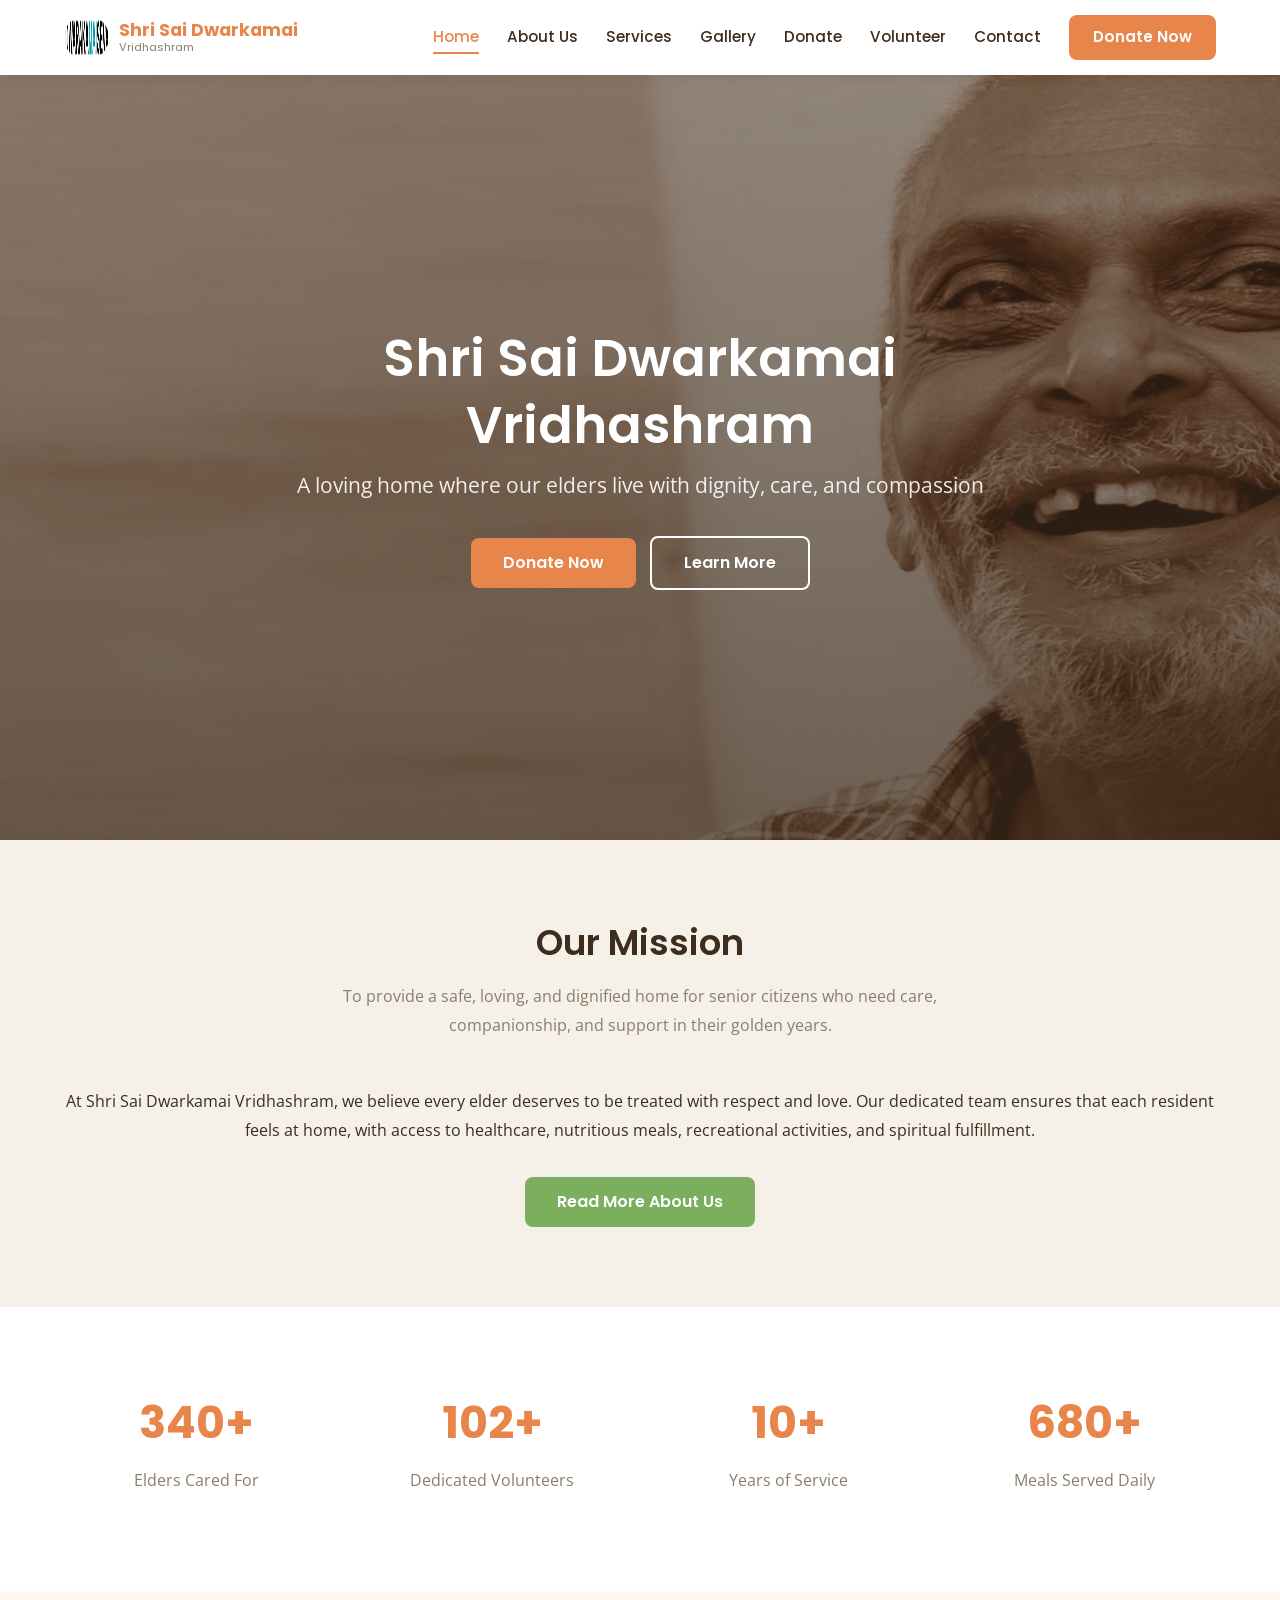
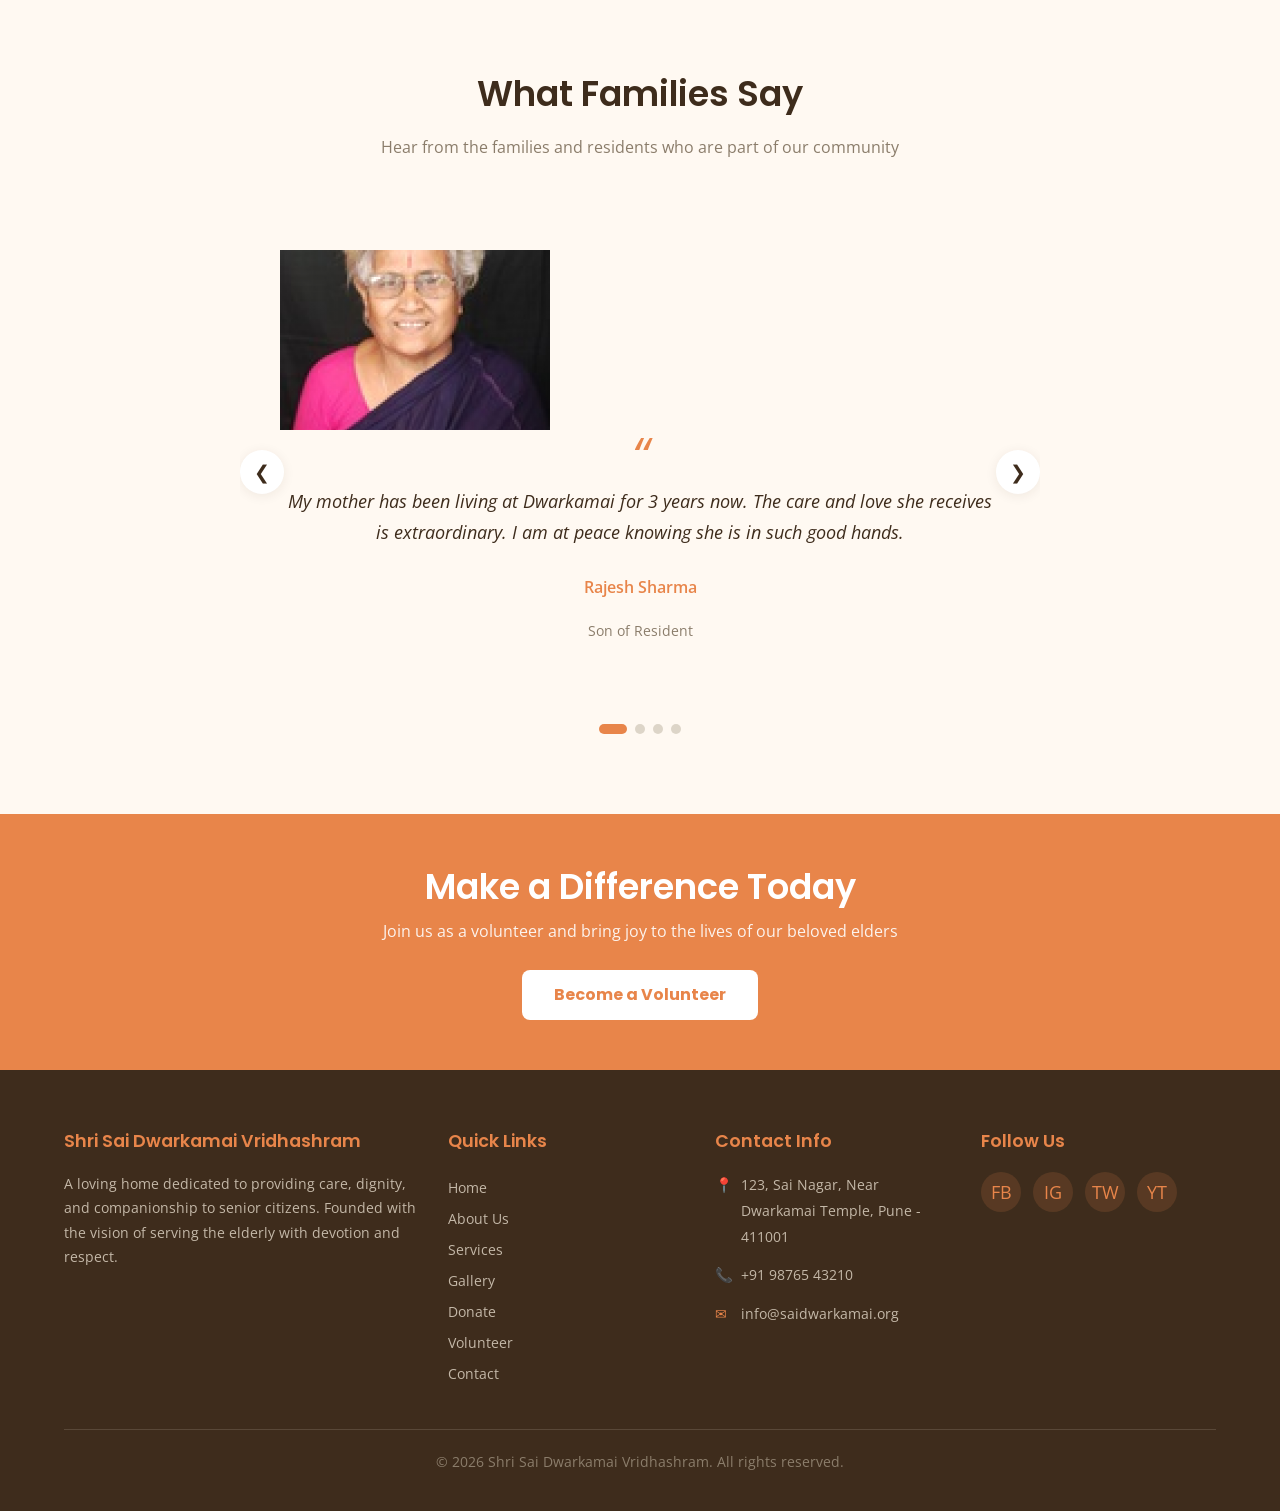
<file: index.html>
<!DOCTYPE html>
<html lang="en">
<head>
    <meta charset="UTF-8">
    <meta name="viewport" content="width=device-width, initial-scale=1.0">
    <title>Shri Sai Dwarkamai Vridhashram — A Loving Home for Our Elders</title>
    <link rel="stylesheet" href="css/style.css">
    <link rel="stylesheet" href="css/components.css">
    <link rel="stylesheet" href="css/animations.css">
    <link rel="stylesheet" href="css/responsive.css">
</head>
<body>

    <!-- Header -->
    <header class="header">
        <div class="container">
            <a href="index.html" class="logo">
                <img src="assets/images/logo.png" alt="Shri Sai Dwarkamai Vridhashram Logo" class="logo-img">
                <div class="logo-text">
                    Shri Sai Dwarkamai
                    <span>Vridhashram</span>
                </div>
            </a>
            <nav class="nav-links">
                <a href="index.html">Home</a>
                <a href="about.html">About Us</a>
                <a href="services.html">Services</a>
                <a href="gallery.html">Gallery</a>
                <a href="donate.html">Donate</a>
                <a href="volunteer.html">Volunteer</a>
                <a href="contact.html">Contact</a>
                <a href="donate.html" class="nav-donate-btn">Donate Now</a>
            </nav>
            <button class="hamburger" aria-label="Toggle navigation">
                <span></span>
                <span></span>
                <span></span>
            </button>
        </div>
    </header>
    <div class="nav-overlay"></div>
    <div class="header-spacer"></div>

    <!-- Hero Section -->
    <section class="hero" style="background-image: url('assets/images/sliders/slider1.jpg');">
        <div class="hero-content">
            <h1>Shri Sai Dwarkamai Vridhashram</h1>
            <p class="tagline">A loving home where our elders live with dignity, care, and compassion</p>
            <a href="donate.html" class="btn btn-primary">Donate Now</a>
            <a href="about.html" class="btn btn-outline" style="margin-left: 10px; border-color: #fff; color: #fff;">Learn More</a>
        </div>
    </section>

    <!-- Mission Snippet -->
    <section class="section">
        <div class="container text-center reveal">
            <h2 class="section-title">Our Mission</h2>
            <p class="section-subtitle">To provide a safe, loving, and dignified home for senior citizens who need care, companionship, and support in their golden years.</p>
            <p>At Shri Sai Dwarkamai Vridhashram, we believe every elder deserves to be treated with respect and love. Our dedicated team ensures that each resident feels at home, with access to healthcare, nutritious meals, recreational activities, and spiritual fulfillment.</p>
            <a href="about.html" class="btn btn-secondary" style="margin-top: 1rem;">Read More About Us</a>
        </div>
    </section>

    <!-- Counter Section -->
    <section class="section counters">
        <div class="container">
            <div class="counter-grid reveal">
                <div class="counter-item">
                    <div class="counter-number" data-target="500">0+</div>
                    <p class="counter-label">Elders Cared For</p>
                </div>
                <div class="counter-item">
                    <div class="counter-number" data-target="150">0+</div>
                    <p class="counter-label">Dedicated Volunteers</p>
                </div>
                <div class="counter-item">
                    <div class="counter-number" data-target="15">0+</div>
                    <p class="counter-label">Years of Service</p>
                </div>
                <div class="counter-item">
                    <div class="counter-number" data-target="1000">0+</div>
                    <p class="counter-label">Meals Served Daily</p>
                </div>
            </div>
        </div>
    </section>

    <!-- Testimonials Carousel -->
    <section class="section testimonial-section">
        <div class="container">
            <h2 class="section-title reveal">What Families Say</h2>
            <p class="section-subtitle reveal">Hear from the families and residents who are part of our community</p>

            <div class="carousel-wrapper">
                <div class="carousel-track">
                    <div class="testimonial-card">
                        <img src="assets/images/stories/kusuma-kumari.png" alt="Kusuma Kumari" class="testimonial-img">
                        <p class="quote">My mother has been living at Dwarkamai for 3 years now. The care and love she receives is extraordinary. I am at peace knowing she is in such good hands.</p>
                        <p class="author">Rajesh Sharma</p>
                        <p class="author-role">Son of Resident</p>
                    </div>
                    <div class="testimonial-card">
                        <img src="assets/images/stories/anil-kulkarni.png" alt="Anil Kulkarni" class="testimonial-img">
                        <p class="quote">This is not just an old age home — it's a family. The staff treats every resident like their own grandparent. I couldn't be more grateful.</p>
                        <p class="author">Priya Deshmukh</p>
                        <p class="author-role">Daughter of Resident</p>
                    </div>
                    <div class="testimonial-card">
                        <img src="assets/images/stories/pvkrc-dattu.png" alt="PVKRC Dattu" class="testimonial-img">
                        <p class="quote">I came here feeling lonely, but now I have so many friends. We do yoga together, celebrate festivals, and enjoy every day. This place gave me a new life.</p>
                        <p class="author">Kamala Devi</p>
                        <p class="author-role">Resident, Age 78</p>
                    </div>
                    <div class="testimonial-card">
                        <img src="assets/images/stories/shantabai-joshi.png" alt="Shantabai Joshi" class="testimonial-img">
                        <p class="quote">The medical facilities and regular health checkups give us immense confidence. The team goes above and beyond for each elder's well-being.</p>
                        <p class="author">Dr. Anil Kulkarni</p>
                        <p class="author-role">Family Member</p>
                    </div>
                </div>
                <button class="carousel-btn prev" aria-label="Previous testimonial">&#10094;</button>
                <button class="carousel-btn next" aria-label="Next testimonial">&#10095;</button>
                <div class="carousel-dots"></div>
            </div>
        </div>
    </section>

    <!-- CTA Strip -->
    <section class="cta-strip">
        <div class="container">
            <h2>Make a Difference Today</h2>
            <p>Join us as a volunteer and bring joy to the lives of our beloved elders</p>
            <a href="volunteer.html" class="btn">Become a Volunteer</a>
        </div>
    </section>

    <!-- Footer -->
    <footer class="footer">
        <div class="container">
            <div class="footer-grid">
                <div class="footer-col footer-about">
                    <h4>Shri Sai Dwarkamai Vridhashram</h4>
                    <p>A loving home dedicated to providing care, dignity, and companionship to senior citizens. Founded with the vision of serving the elderly with devotion and respect.</p>
                </div>
                <div class="footer-col">
                    <h4>Quick Links</h4>
                    <div class="footer-links">
                        <a href="index.html">Home</a>
                        <a href="about.html">About Us</a>
                        <a href="services.html">Services</a>
                        <a href="gallery.html">Gallery</a>
                        <a href="donate.html">Donate</a>
                        <a href="volunteer.html">Volunteer</a>
                        <a href="contact.html">Contact</a>
                    </div>
                </div>
                <div class="footer-col">
                    <h4>Contact Info</h4>
                    <div class="footer-contact-info">
                        <p><span class="icon">&#128205;</span> 123, Sai Nagar, Near Dwarkamai Temple, Pune - 411001</p>
                        <p><span class="icon">&#128222;</span> +91 98765 43210</p>
                        <p><span class="icon">&#9993;</span> info@saidwarkamai.org</p>
                    </div>
                </div>
                <div class="footer-col">
                    <h4>Follow Us</h4>
                    <div class="footer-social">
                        <a href="#" aria-label="Facebook">FB</a>
                        <a href="#" aria-label="Instagram">IG</a>
                        <a href="#" aria-label="Twitter">TW</a>
                        <a href="#" aria-label="YouTube">YT</a>
                    </div>
                </div>
            </div>
            <div class="footer-bottom">
                <p>&copy; 2026 Shri Sai Dwarkamai Vridhashram. All rights reserved.</p>
            </div>
        </div>
    </footer>

    <script src="js/main.js"></script>
    <script src="js/counter.js"></script>
    <script src="js/carousel.js"></script>
</body>
</html>
</file>
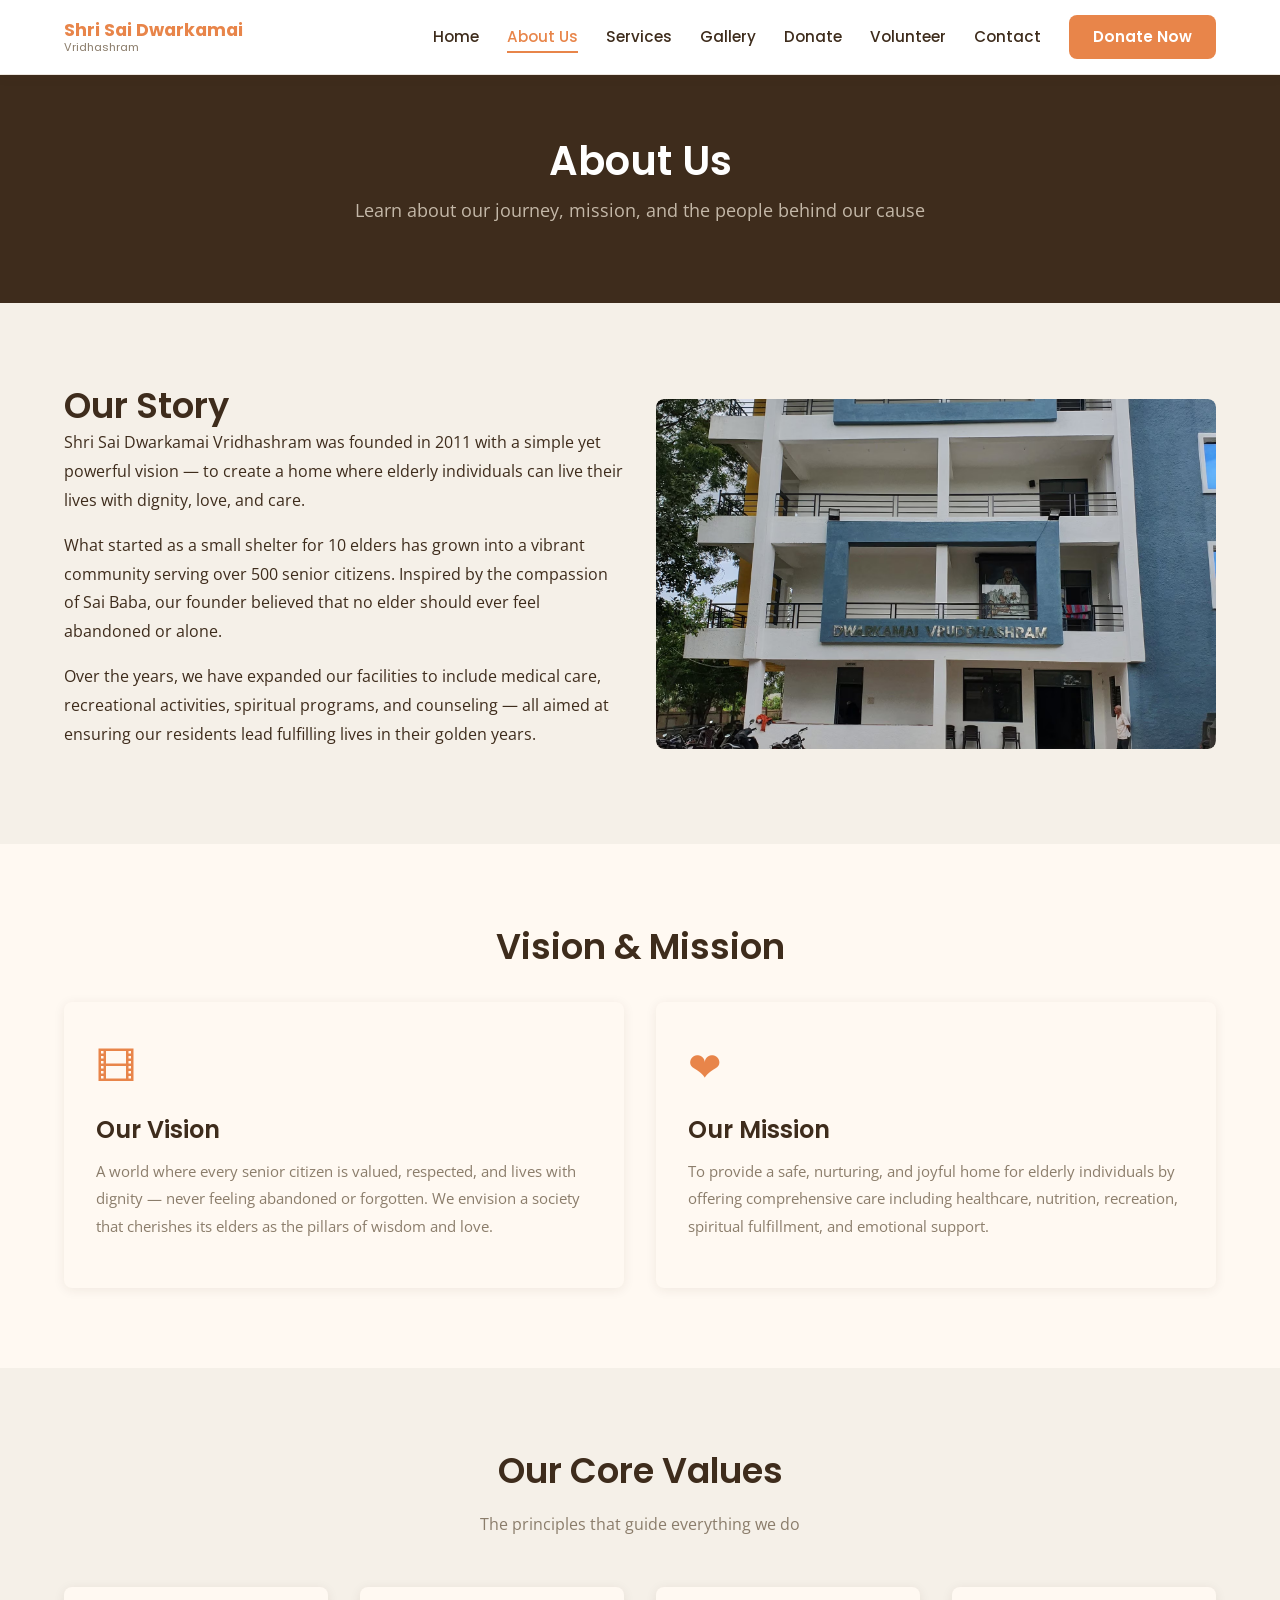
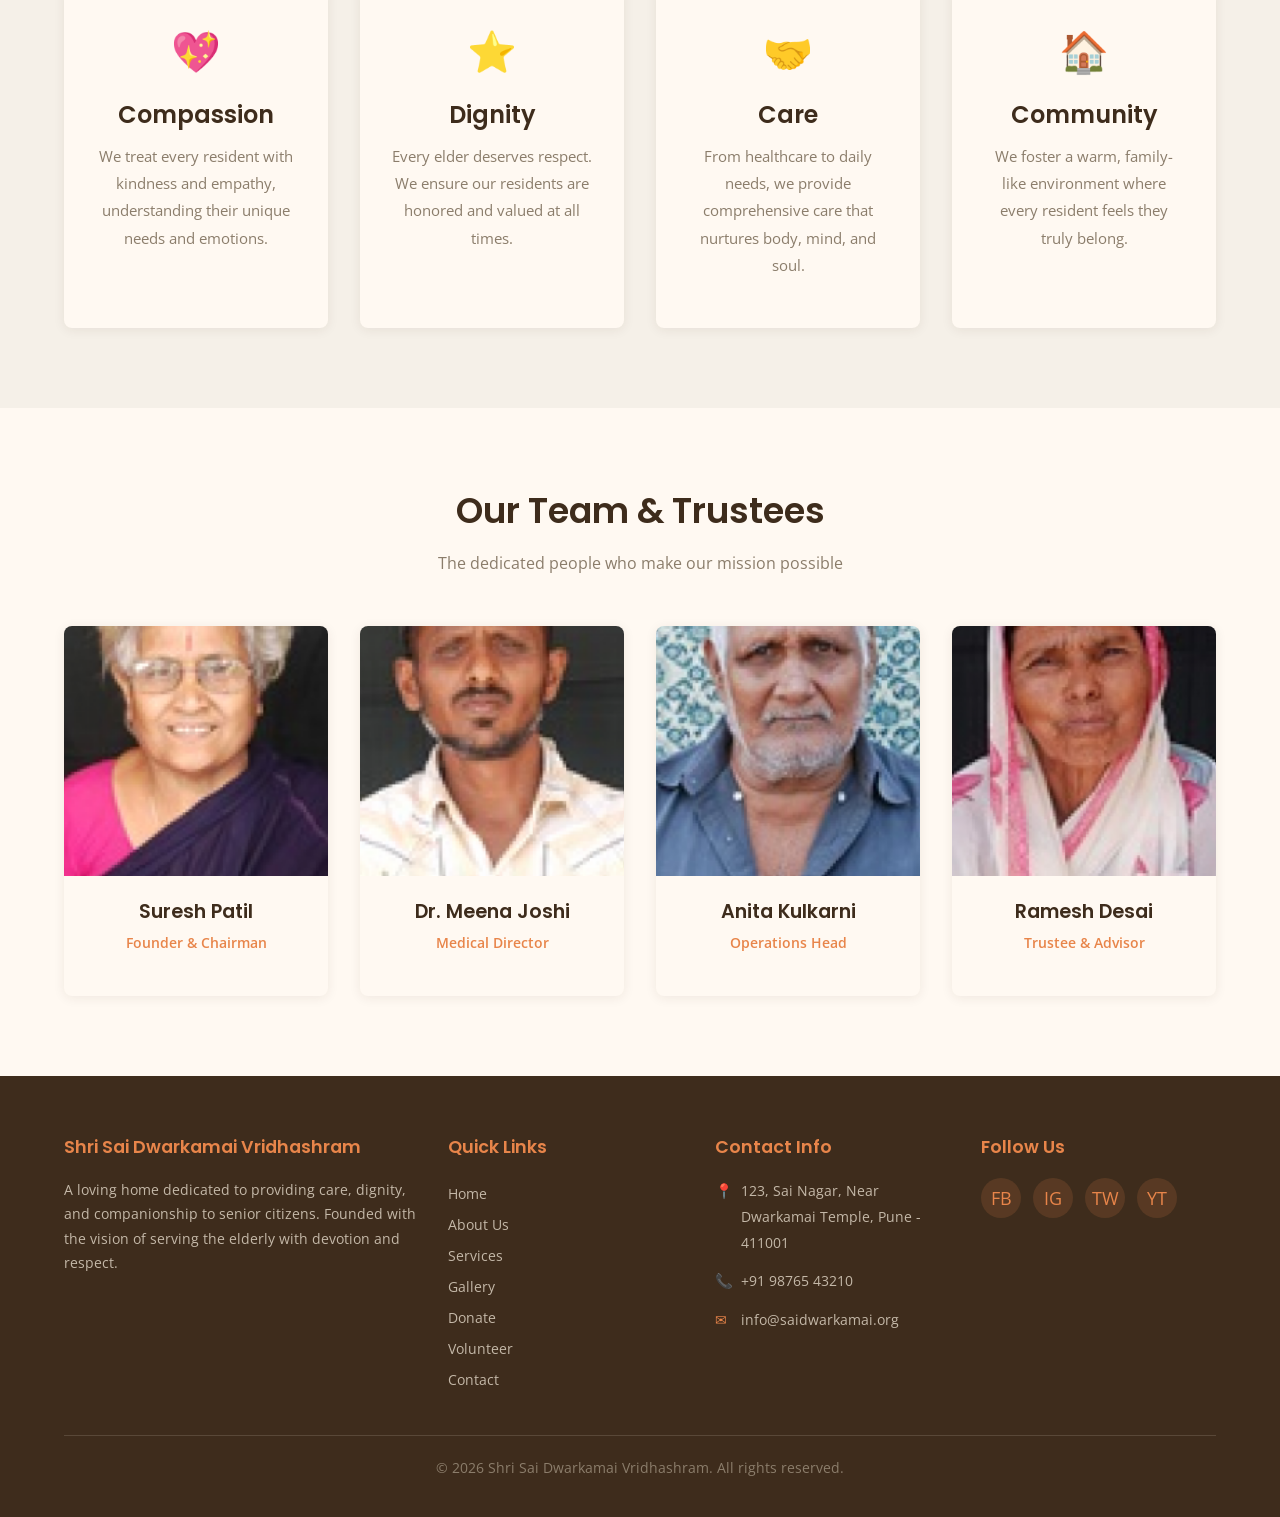
<file: about.html>
<!DOCTYPE html>
<html lang="en">
<head>
    <meta charset="UTF-8">
    <meta name="viewport" content="width=device-width, initial-scale=1.0">
    <title>About Us — Shri Sai Dwarkamai Vridhashram</title>
    <link rel="stylesheet" href="css/style.css">
    <link rel="stylesheet" href="css/components.css">
    <link rel="stylesheet" href="css/animations.css">
    <link rel="stylesheet" href="css/responsive.css">
</head>
<body>

    <!-- Header -->
    <header class="header">
        <div class="container">
            <a href="index.html" class="logo">
                <div class="logo-text">
                    Shri Sai Dwarkamai
                    <span>Vridhashram</span>
                </div>
            </a>
            <nav class="nav-links">
                <a href="index.html">Home</a>
                <a href="about.html">About Us</a>
                <a href="services.html">Services</a>
                <a href="gallery.html">Gallery</a>
                <a href="donate.html">Donate</a>
                <a href="volunteer.html">Volunteer</a>
                <a href="contact.html">Contact</a>
                <a href="donate.html" class="nav-donate-btn">Donate Now</a>
            </nav>
            <button class="hamburger" aria-label="Toggle navigation">
                <span></span>
                <span></span>
                <span></span>
            </button>
        </div>
    </header>
    <div class="nav-overlay"></div>
    <div class="header-spacer"></div>

    <!-- Page Header -->
    <section class="page-header">
        <div class="container">
            <h1>About Us</h1>
            <p>Learn about our journey, mission, and the people behind our cause</p>
        </div>
    </section>

    <!-- Our Story -->
    <section class="section">
        <div class="container">
            <div class="grid-2" style="align-items: center;">
                <div class="reveal">
                    <h2>Our Story</h2>
                    <p>Shri Sai Dwarkamai Vridhashram was founded in 2011 with a simple yet powerful vision — to create a home where elderly individuals can live their lives with dignity, love, and care.</p>
                    <p>What started as a small shelter for 10 elders has grown into a vibrant community serving over 500 senior citizens. Inspired by the compassion of Sai Baba, our founder believed that no elder should ever feel abandoned or alone.</p>
                    <p>Over the years, we have expanded our facilities to include medical care, recreational activities, spiritual programs, and counseling — all aimed at ensuring our residents lead fulfilling lives in their golden years.</p>
                </div>
                <div class="reveal reveal-delay-2" style="border-radius: var(--radius); overflow: hidden;">
                    <img src="assets/images/dwarakamai-seva-trust-kankuri-road-shirdi-charitable-trusts-xI55LVhDsi.jpg" alt="Dwarkamai Seva Trust, Shirdi" style="width: 100%; height: 350px; object-fit: cover; border-radius: var(--radius); display: block;">
                </div>
            </div>
        </div>
    </section>

    <!-- Vision & Mission -->
    <section class="section" style="background-color: var(--color-card);">
        <div class="container">
            <h2 class="section-title reveal">Vision & Mission</h2>
            <div class="grid-2" style="margin-top: 2rem;">
                <div class="card reveal">
                    <div class="card-icon">&#127902;</div>
                    <h3>Our Vision</h3>
                    <p>A world where every senior citizen is valued, respected, and lives with dignity — never feeling abandoned or forgotten. We envision a society that cherishes its elders as the pillars of wisdom and love.</p>
                </div>
                <div class="card reveal reveal-delay-1">
                    <div class="card-icon">&#10084;</div>
                    <h3>Our Mission</h3>
                    <p>To provide a safe, nurturing, and joyful home for elderly individuals by offering comprehensive care including healthcare, nutrition, recreation, spiritual fulfillment, and emotional support.</p>
                </div>
            </div>
        </div>
    </section>

    <!-- Our Values -->
    <section class="section">
        <div class="container">
            <h2 class="section-title reveal">Our Core Values</h2>
            <p class="section-subtitle reveal">The principles that guide everything we do</p>
            <div class="grid-4">
                <div class="card text-center reveal">
                    <div class="card-icon">&#128150;</div>
                    <h3>Compassion</h3>
                    <p>We treat every resident with kindness and empathy, understanding their unique needs and emotions.</p>
                </div>
                <div class="card text-center reveal reveal-delay-1">
                    <div class="card-icon">&#11088;</div>
                    <h3>Dignity</h3>
                    <p>Every elder deserves respect. We ensure our residents are honored and valued at all times.</p>
                </div>
                <div class="card text-center reveal reveal-delay-2">
                    <div class="card-icon">&#129309;</div>
                    <h3>Care</h3>
                    <p>From healthcare to daily needs, we provide comprehensive care that nurtures body, mind, and soul.</p>
                </div>
                <div class="card text-center reveal reveal-delay-3">
                    <div class="card-icon">&#127968;</div>
                    <h3>Community</h3>
                    <p>We foster a warm, family-like environment where every resident feels they truly belong.</p>
                </div>
            </div>
        </div>
    </section>

    <!-- Team Section -->
    <section class="section" style="background-color: var(--color-card);">
        <div class="container">
            <h2 class="section-title reveal">Our Team & Trustees</h2>
            <p class="section-subtitle reveal">The dedicated people who make our mission possible</p>
            <div class="grid-4">
                <div class="team-card reveal">
                    <img src="assets/images/stories/kusuma-kumari.png" alt="Suresh Patil" style="width: 100%; height: 250px; object-fit: cover; display: block;">
                    <div class="team-info">
                        <h3>Suresh Patil</h3>
                        <p>Founder & Chairman</p>
                    </div>
                </div>
                <div class="team-card reveal reveal-delay-1">
                    <img src="assets/images/stories/anil-kulkarni.png" alt="Dr. Meena Joshi" style="width: 100%; height: 250px; object-fit: cover; display: block;">
                    <div class="team-info">
                        <h3>Dr. Meena Joshi</h3>
                        <p>Medical Director</p>
                    </div>
                </div>
                <div class="team-card reveal reveal-delay-2">
                    <img src="assets/images/stories/pvkrc-dattu.png" alt="Anita Kulkarni" style="width: 100%; height: 250px; object-fit: cover; display: block;">
                    <div class="team-info">
                        <h3>Anita Kulkarni</h3>
                        <p>Operations Head</p>
                    </div>
                </div>
                <div class="team-card reveal reveal-delay-3">
                    <img src="assets/images/stories/shantabai-joshi.png" alt="Ramesh Desai" style="width: 100%; height: 250px; object-fit: cover; display: block;">
                    <div class="team-info">
                        <h3>Ramesh Desai</h3>
                        <p>Trustee & Advisor</p>
                    </div>
                </div>
            </div>
        </div>
    </section>

    <!-- Footer -->
    <footer class="footer">
        <div class="container">
            <div class="footer-grid">
                <div class="footer-col footer-about">
                    <h4>Shri Sai Dwarkamai Vridhashram</h4>
                    <p>A loving home dedicated to providing care, dignity, and companionship to senior citizens. Founded with the vision of serving the elderly with devotion and respect.</p>
                </div>
                <div class="footer-col">
                    <h4>Quick Links</h4>
                    <div class="footer-links">
                        <a href="index.html">Home</a>
                        <a href="about.html">About Us</a>
                        <a href="services.html">Services</a>
                        <a href="gallery.html">Gallery</a>
                        <a href="donate.html">Donate</a>
                        <a href="volunteer.html">Volunteer</a>
                        <a href="contact.html">Contact</a>
                    </div>
                </div>
                <div class="footer-col">
                    <h4>Contact Info</h4>
                    <div class="footer-contact-info">
                        <p><span class="icon">&#128205;</span> 123, Sai Nagar, Near Dwarkamai Temple, Pune - 411001</p>
                        <p><span class="icon">&#128222;</span> +91 98765 43210</p>
                        <p><span class="icon">&#9993;</span> info@saidwarkamai.org</p>
                    </div>
                </div>
                <div class="footer-col">
                    <h4>Follow Us</h4>
                    <div class="footer-social">
                        <a href="#" aria-label="Facebook">FB</a>
                        <a href="#" aria-label="Instagram">IG</a>
                        <a href="#" aria-label="Twitter">TW</a>
                        <a href="#" aria-label="YouTube">YT</a>
                    </div>
                </div>
            </div>
            <div class="footer-bottom">
                <p>&copy; 2026 Shri Sai Dwarkamai Vridhashram. All rights reserved.</p>
            </div>
        </div>
    </footer>

    <script src="js/main.js"></script>
</body>
</html>
</file>
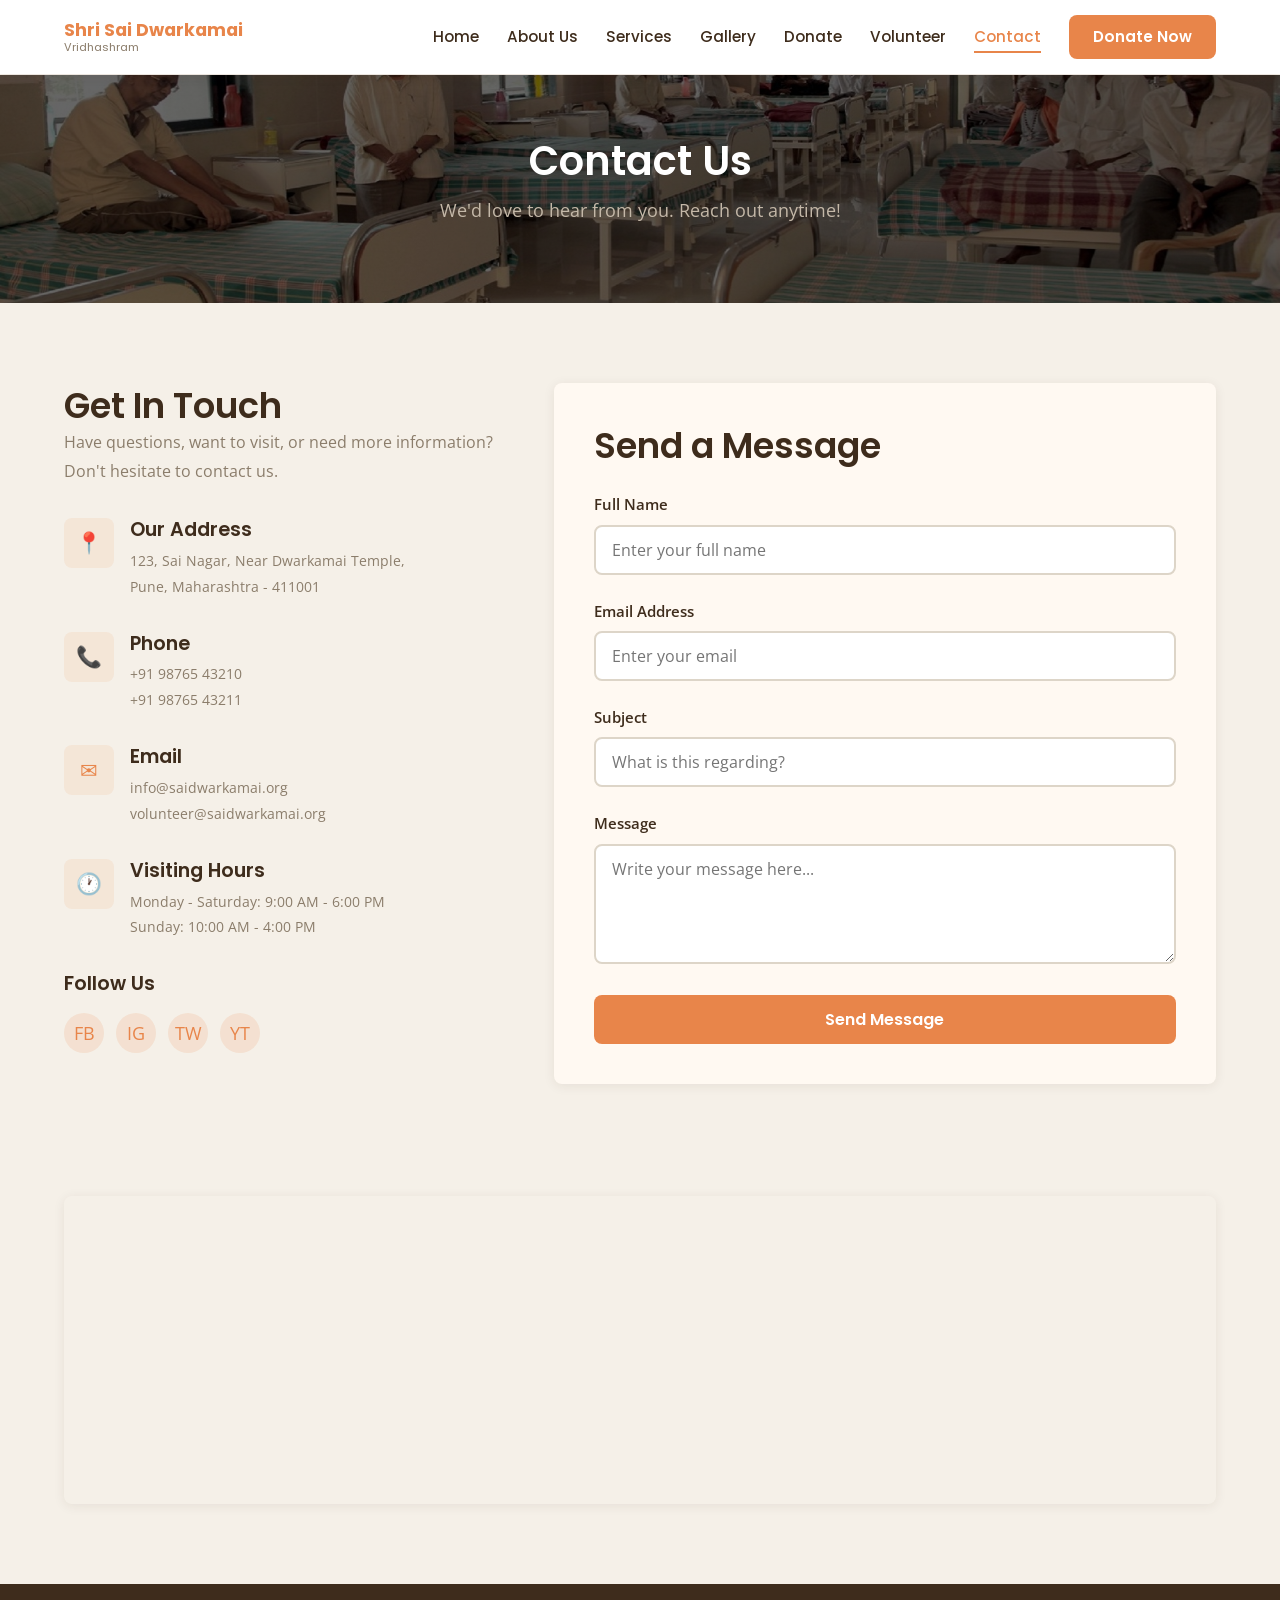
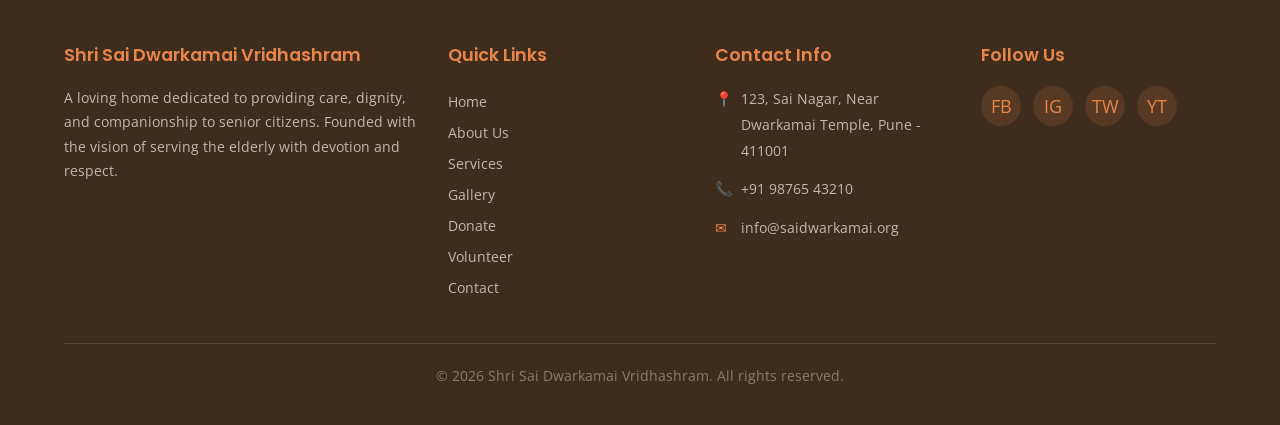
<file: contact.html>
<!DOCTYPE html>
<html lang="en">
<head>
    <meta charset="UTF-8">
    <meta name="viewport" content="width=device-width, initial-scale=1.0">
    <title>Contact Us — Shri Sai Dwarkamai Vridhashram</title>
    <link rel="stylesheet" href="css/style.css">
    <link rel="stylesheet" href="css/components.css">
    <link rel="stylesheet" href="css/animations.css">
    <link rel="stylesheet" href="css/responsive.css">
</head>
<body>

    <!-- Header -->
    <header class="header">
        <div class="container">
            <a href="index.html" class="logo">
                <div class="logo-text">
                    Shri Sai Dwarkamai
                    <span>Vridhashram</span>
                </div>
            </a>
            <nav class="nav-links">
                <a href="index.html">Home</a>
                <a href="about.html">About Us</a>
                <a href="services.html">Services</a>
                <a href="gallery.html">Gallery</a>
                <a href="donate.html">Donate</a>
                <a href="volunteer.html">Volunteer</a>
                <a href="contact.html">Contact</a>
                <a href="donate.html" class="nav-donate-btn">Donate Now</a>
            </nav>
            <button class="hamburger" aria-label="Toggle navigation">
                <span></span>
                <span></span>
                <span></span>
            </button>
        </div>
    </header>
    <div class="nav-overlay"></div>
    <div class="header-spacer"></div>

    <!-- Page Header -->
    <section class="page-header" style="background: linear-gradient(rgba(0,0,0,0.6), rgba(0,0,0,0.6)), url('assets/images/sliders/slider4.jpg') center/cover no-repeat;">
        <div class="container">
            <h1>Contact Us</h1>
            <p>We'd love to hear from you. Reach out anytime!</p>
        </div>
    </section>

    <!-- Contact Section -->
    <section class="section">
        <div class="container">
            <div class="contact-grid">
                <!-- Contact Info -->
                <div class="reveal">
                    <h2>Get In Touch</h2>
                    <p style="color: var(--color-text-muted); margin-bottom: 2rem;">Have questions, want to visit, or need more information? Don't hesitate to contact us.</p>

                    <div class="contact-info-item">
                        <div class="icon-box">&#128205;</div>
                        <div>
                            <h4>Our Address</h4>
                            <p>123, Sai Nagar, Near Dwarkamai Temple,<br>Pune, Maharashtra - 411001</p>
                        </div>
                    </div>
                    <div class="contact-info-item">
                        <div class="icon-box">&#128222;</div>
                        <div>
                            <h4>Phone</h4>
                            <p>+91 98765 43210<br>+91 98765 43211</p>
                        </div>
                    </div>
                    <div class="contact-info-item">
                        <div class="icon-box">&#9993;</div>
                        <div>
                            <h4>Email</h4>
                            <p>info@saidwarkamai.org<br>volunteer@saidwarkamai.org</p>
                        </div>
                    </div>
                    <div class="contact-info-item">
                        <div class="icon-box">&#128336;</div>
                        <div>
                            <h4>Visiting Hours</h4>
                            <p>Monday - Saturday: 9:00 AM - 6:00 PM<br>Sunday: 10:00 AM - 4:00 PM</p>
                        </div>
                    </div>

                    <div style="margin-top: 1.5rem;">
                        <h4 style="margin-bottom: 0.8rem;">Follow Us</h4>
                        <div class="footer-social">
                            <a href="#" aria-label="Facebook">FB</a>
                            <a href="#" aria-label="Instagram">IG</a>
                            <a href="#" aria-label="Twitter">TW</a>
                            <a href="#" aria-label="YouTube">YT</a>
                        </div>
                    </div>
                </div>

                <!-- Contact Form -->
                <div class="reveal reveal-delay-1">
                    <div class="card" style="padding: 2.5rem;">
                        <h2 style="margin-bottom: 1.5rem;">Send a Message</h2>
                        <form id="contact-form">
                            <div class="form-group">
                                <label for="contact-name">Full Name</label>
                                <input type="text" id="contact-name" name="name" placeholder="Enter your full name">
                                <span class="error-message"></span>
                            </div>
                            <div class="form-group">
                                <label for="contact-email">Email Address</label>
                                <input type="email" id="contact-email" name="email" placeholder="Enter your email">
                                <span class="error-message"></span>
                            </div>
                            <div class="form-group">
                                <label for="contact-subject">Subject</label>
                                <input type="text" id="contact-subject" name="subject" placeholder="What is this regarding?">
                                <span class="error-message"></span>
                            </div>
                            <div class="form-group">
                                <label for="contact-message">Message</label>
                                <textarea id="contact-message" name="message" placeholder="Write your message here..."></textarea>
                                <span class="error-message"></span>
                            </div>
                            <button type="submit" class="btn btn-primary" style="width: 100%;">Send Message</button>
                        </form>
                    </div>
                </div>
            </div>
        </div>
    </section>

    <!-- Map Section -->
    <section class="section" style="padding-top: 0;">
        <div class="container">
            <div class="map-container reveal">
                <iframe src="https://www.google.com/maps/embed?pb=!1m18!1m12!1m3!1d3783.2!2d73.85!3d18.52!2m3!1f0!2f0!3f0!3m2!1i1024!2i768!4f13.1!3m3!1m2!1s0x0%3A0x0!2zMTjCsDMxJzEyLjAiTiA3M8KwNTEnMDAuMCJF!5e0!3m2!1sen!2sin!4v1234567890" allowfullscreen="" loading="lazy" referrerpolicy="no-referrer-when-downgrade"></iframe>
            </div>
        </div>
    </section>

    <!-- Thank You Modal -->
    <div class="modal-overlay">
        <div class="modal">
            <button class="modal-close">&times;</button>
            <div class="modal-icon">&#9993;</div>
            <h3>Thank You!</h3>
            <p>Your message has been sent. We will get back to you shortly.</p>
            <a href="index.html" class="btn btn-primary">Back to Home</a>
        </div>
    </div>

    <!-- Footer -->
    <footer class="footer">
        <div class="container">
            <div class="footer-grid">
                <div class="footer-col footer-about">
                    <h4>Shri Sai Dwarkamai Vridhashram</h4>
                    <p>A loving home dedicated to providing care, dignity, and companionship to senior citizens. Founded with the vision of serving the elderly with devotion and respect.</p>
                </div>
                <div class="footer-col">
                    <h4>Quick Links</h4>
                    <div class="footer-links">
                        <a href="index.html">Home</a>
                        <a href="about.html">About Us</a>
                        <a href="services.html">Services</a>
                        <a href="gallery.html">Gallery</a>
                        <a href="donate.html">Donate</a>
                        <a href="volunteer.html">Volunteer</a>
                        <a href="contact.html">Contact</a>
                    </div>
                </div>
                <div class="footer-col">
                    <h4>Contact Info</h4>
                    <div class="footer-contact-info">
                        <p><span class="icon">&#128205;</span> 123, Sai Nagar, Near Dwarkamai Temple, Pune - 411001</p>
                        <p><span class="icon">&#128222;</span> +91 98765 43210</p>
                        <p><span class="icon">&#9993;</span> info@saidwarkamai.org</p>
                    </div>
                </div>
                <div class="footer-col">
                    <h4>Follow Us</h4>
                    <div class="footer-social">
                        <a href="#" aria-label="Facebook">FB</a>
                        <a href="#" aria-label="Instagram">IG</a>
                        <a href="#" aria-label="Twitter">TW</a>
                        <a href="#" aria-label="YouTube">YT</a>
                    </div>
                </div>
            </div>
            <div class="footer-bottom">
                <p>&copy; 2026 Shri Sai Dwarkamai Vridhashram. All rights reserved.</p>
            </div>
        </div>
    </footer>

    <script src="js/main.js"></script>
    <script src="js/config.js"></script>
    <script src="js/forms.js"></script>
</body>
</html>
</file>
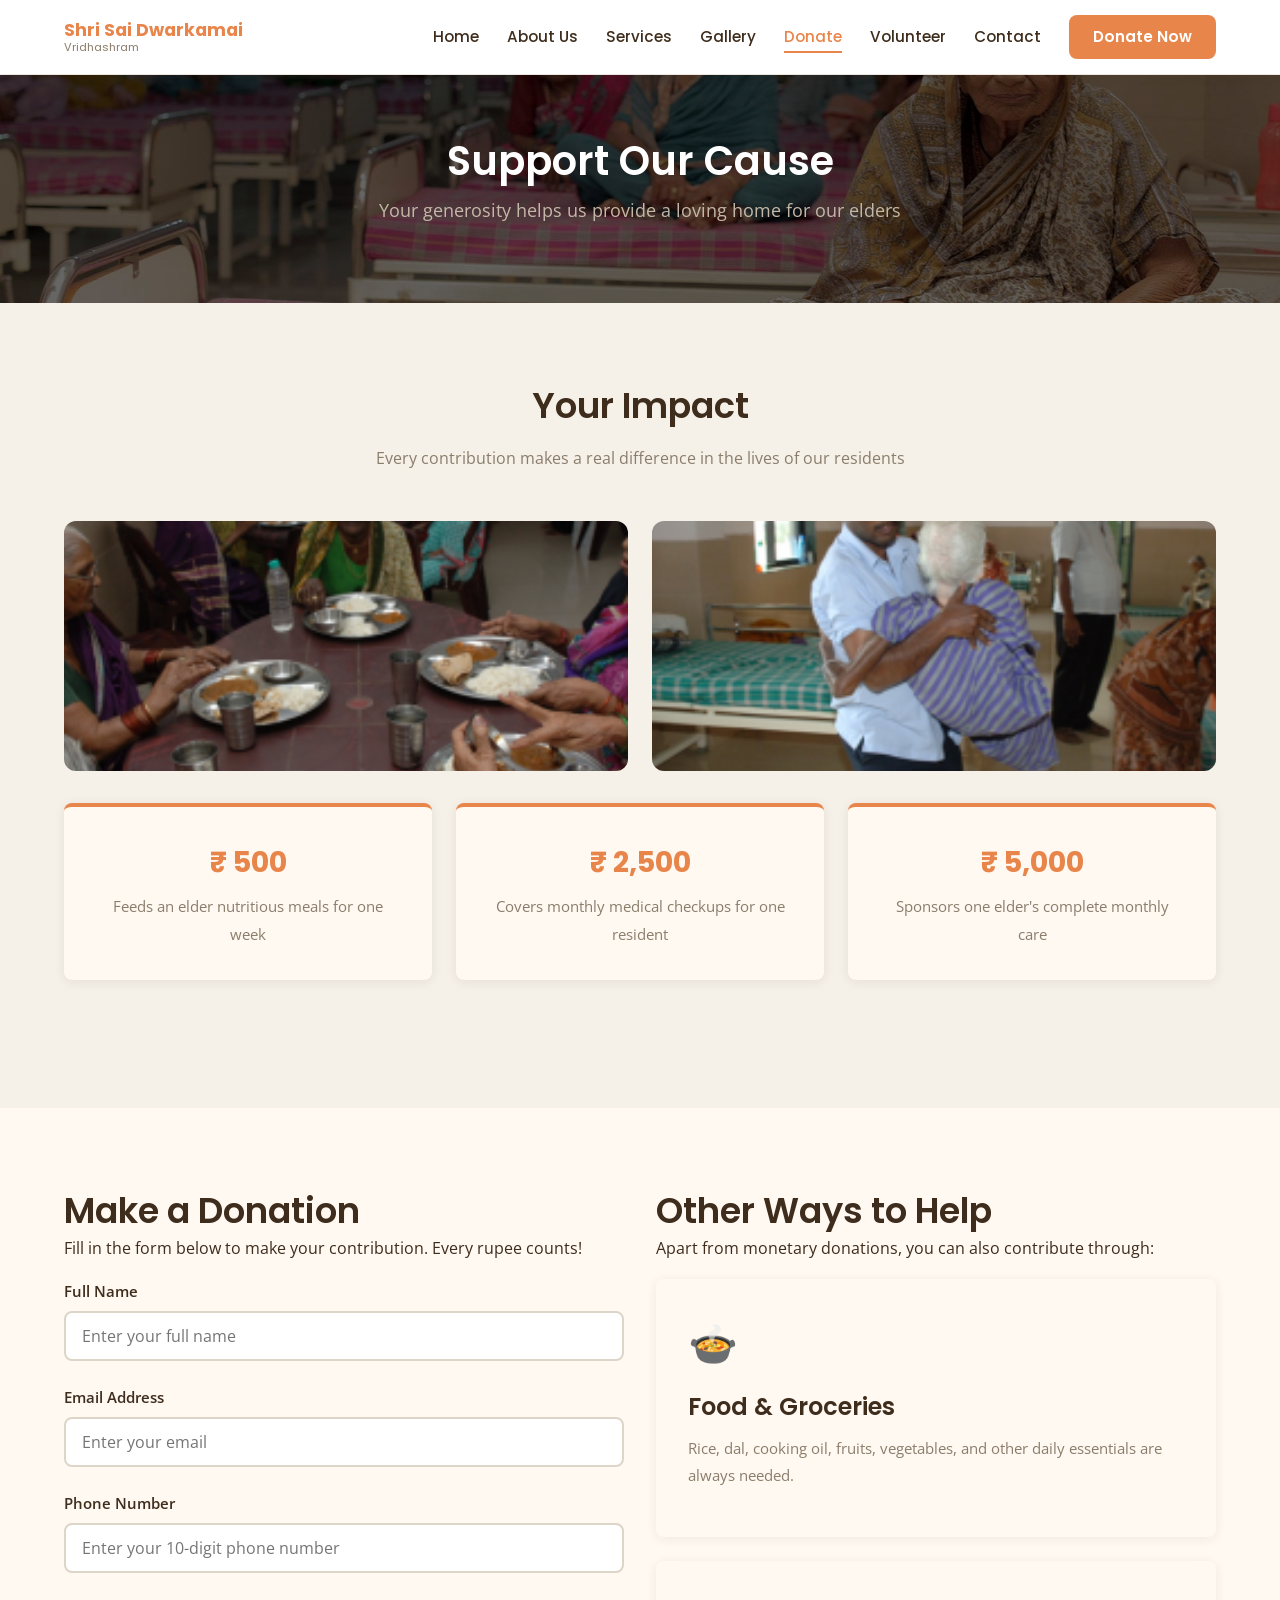
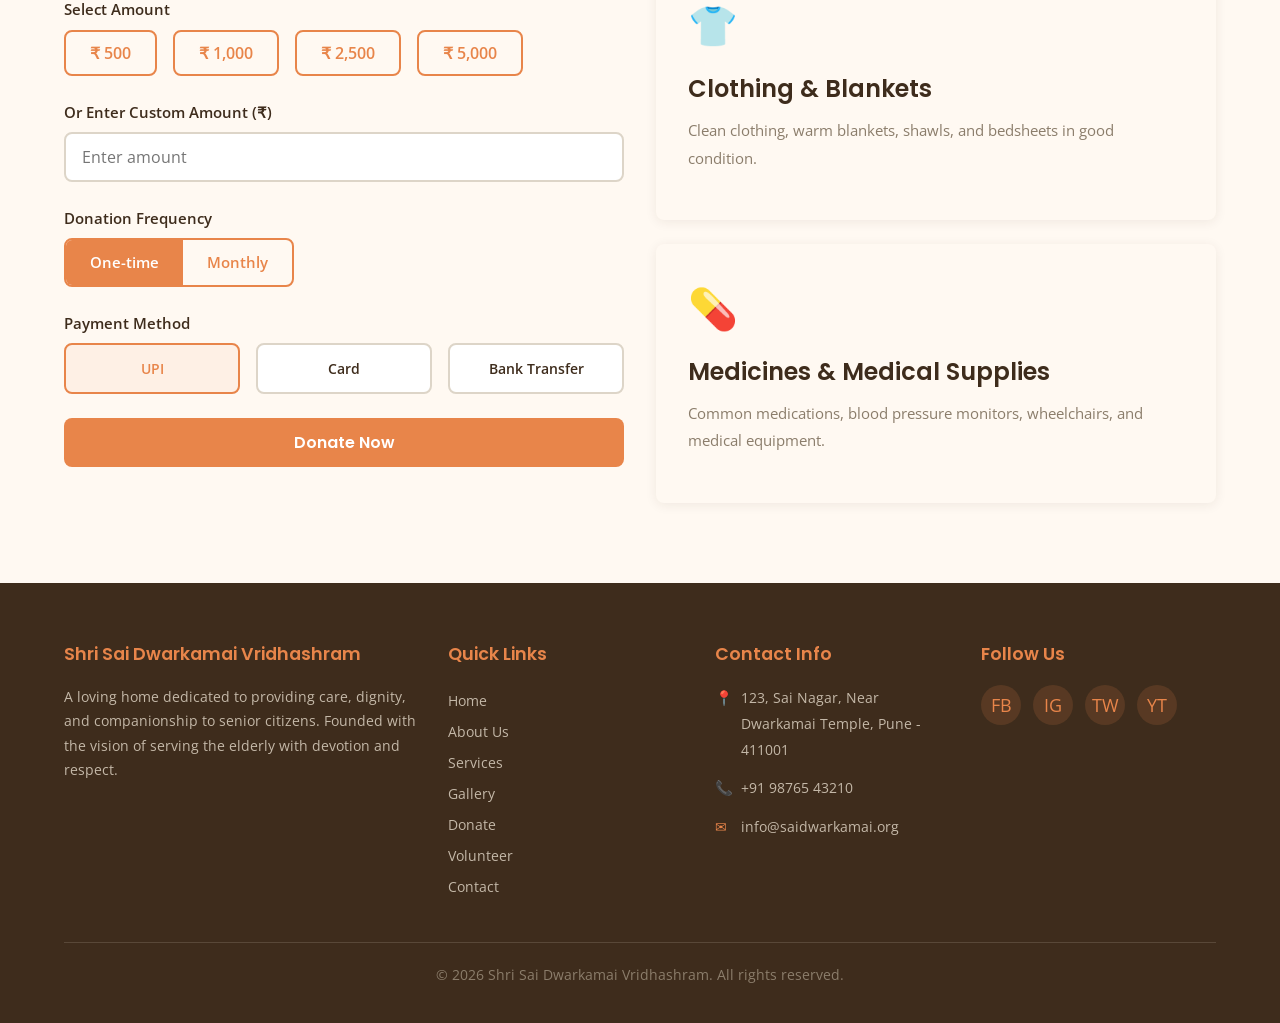
<file: donate.html>
<!DOCTYPE html>
<html lang="en">
<head>
    <meta charset="UTF-8">
    <meta name="viewport" content="width=device-width, initial-scale=1.0">
    <title>Donate — Shri Sai Dwarkamai Vridhashram</title>
    <link rel="stylesheet" href="css/style.css">
    <link rel="stylesheet" href="css/components.css">
    <link rel="stylesheet" href="css/animations.css">
    <link rel="stylesheet" href="css/responsive.css">
</head>
<body>

    <!-- Header -->
    <header class="header">
        <div class="container">
            <a href="index.html" class="logo">
                <div class="logo-text">
                    Shri Sai Dwarkamai
                    <span>Vridhashram</span>
                </div>
            </a>
            <nav class="nav-links">
                <a href="index.html">Home</a>
                <a href="about.html">About Us</a>
                <a href="services.html">Services</a>
                <a href="gallery.html">Gallery</a>
                <a href="donate.html">Donate</a>
                <a href="volunteer.html">Volunteer</a>
                <a href="contact.html">Contact</a>
                <a href="donate.html" class="nav-donate-btn">Donate Now</a>
            </nav>
            <button class="hamburger" aria-label="Toggle navigation">
                <span></span>
                <span></span>
                <span></span>
            </button>
        </div>
    </header>
    <div class="nav-overlay"></div>
    <div class="header-spacer"></div>

    <!-- Page Header -->
    <section class="page-header" style="background: linear-gradient(rgba(0,0,0,0.6), rgba(0,0,0,0.6)), url('assets/images/sliders/slider2.jpg') center/cover no-repeat;">
        <div class="container">
            <h1>Support Our Cause</h1>
            <p>Your generosity helps us provide a loving home for our elders</p>
        </div>
    </section>

    <!-- Why Donate -->
    <section class="section">
        <div class="container">
            <h2 class="section-title reveal">Your Impact</h2>
            <p class="section-subtitle reveal">Every contribution makes a real difference in the lives of our residents</p>
            <div class="reveal" style="margin-bottom: 2rem; display: grid; grid-template-columns: 1fr 1fr; gap: 1.5rem;">
                <img src="assets/images/gallery/food-service.png" alt="Food service to elders" style="width: 100%; border-radius: 12px; object-fit: cover; height: 250px;">
                <img src="assets/images/gallery/help-people.png" alt="Helping people in need" style="width: 100%; border-radius: 12px; object-fit: cover; height: 250px;">
            </div>
            <div class="impact-grid">
                <div class="impact-card reveal">
                    <div class="amount">&#8377; 500</div>
                    <p>Feeds an elder nutritious meals for one week</p>
                </div>
                <div class="impact-card reveal reveal-delay-1">
                    <div class="amount">&#8377; 2,500</div>
                    <p>Covers monthly medical checkups for one resident</p>
                </div>
                <div class="impact-card reveal reveal-delay-2">
                    <div class="amount">&#8377; 5,000</div>
                    <p>Sponsors one elder's complete monthly care</p>
                </div>
            </div>
        </div>
    </section>

    <!-- Donation Form -->
    <section class="section" style="background-color: var(--color-card);">
        <div class="container">
            <div class="grid-2" style="align-items: start;">
                <div class="reveal">
                    <h2>Make a Donation</h2>
                    <p>Fill in the form below to make your contribution. Every rupee counts!</p>

                    <form id="donate-form">
                        <div class="form-group">
                            <label for="donor-name">Full Name</label>
                            <input type="text" id="donor-name" name="name" placeholder="Enter your full name">
                            <span class="error-message"></span>
                        </div>
                        <div class="form-group">
                            <label for="donor-email">Email Address</label>
                            <input type="email" id="donor-email" name="email" placeholder="Enter your email">
                            <span class="error-message"></span>
                        </div>
                        <div class="form-group">
                            <label for="donor-phone">Phone Number</label>
                            <input type="tel" id="donor-phone" name="phone" placeholder="Enter your 10-digit phone number">
                            <span class="error-message"></span>
                        </div>

                        <div class="form-group">
                            <label>Select Amount</label>
                            <div class="amount-options">
                                <button type="button" class="amount-btn" data-amount="500">&#8377; 500</button>
                                <button type="button" class="amount-btn" data-amount="1000">&#8377; 1,000</button>
                                <button type="button" class="amount-btn" data-amount="2500">&#8377; 2,500</button>
                                <button type="button" class="amount-btn" data-amount="5000">&#8377; 5,000</button>
                            </div>
                        </div>
                        <div class="form-group">
                            <label for="custom-amount">Or Enter Custom Amount (&#8377;)</label>
                            <input type="number" id="custom-amount" name="custom-amount" placeholder="Enter amount" min="100">
                            <span class="error-message"></span>
                        </div>

                        <div class="form-group">
                            <label>Donation Frequency</label>
                            <div class="toggle-group">
                                <div class="toggle-option active">One-time</div>
                                <div class="toggle-option">Monthly</div>
                            </div>
                        </div>

                        <div class="form-group">
                            <label>Payment Method</label>
                            <div class="payment-methods">
                                <div class="payment-method active">UPI</div>
                                <div class="payment-method">Card</div>
                                <div class="payment-method">Bank Transfer</div>
                            </div>
                        </div>

                        <button type="submit" class="btn btn-primary" style="width: 100%;">Donate Now</button>
                    </form>
                </div>

                <div class="reveal reveal-delay-2">
                    <h2>Other Ways to Help</h2>
                    <p>Apart from monetary donations, you can also contribute through:</p>

                    <div class="card" style="margin-bottom: 1.5rem;">
                        <div class="card-icon">&#127858;</div>
                        <h3>Food & Groceries</h3>
                        <p>Rice, dal, cooking oil, fruits, vegetables, and other daily essentials are always needed.</p>
                    </div>
                    <div class="card" style="margin-bottom: 1.5rem;">
                        <div class="card-icon">&#128085;</div>
                        <h3>Clothing & Blankets</h3>
                        <p>Clean clothing, warm blankets, shawls, and bedsheets in good condition.</p>
                    </div>
                    <div class="card">
                        <div class="card-icon">&#128138;</div>
                        <h3>Medicines & Medical Supplies</h3>
                        <p>Common medications, blood pressure monitors, wheelchairs, and medical equipment.</p>
                    </div>
                </div>
            </div>
        </div>
    </section>

    <!-- Thank You Modal -->
    <div class="modal-overlay">
        <div class="modal">
            <button class="modal-close">&times;</button>
            <div class="modal-icon">&#128591;</div>
            <h3>Thank You!</h3>
            <p>Your donation means the world to our elders.</p>
            <a href="index.html" class="btn btn-primary">Back to Home</a>
        </div>
    </div>

    <!-- Footer -->
    <footer class="footer">
        <div class="container">
            <div class="footer-grid">
                <div class="footer-col footer-about">
                    <h4>Shri Sai Dwarkamai Vridhashram</h4>
                    <p>A loving home dedicated to providing care, dignity, and companionship to senior citizens. Founded with the vision of serving the elderly with devotion and respect.</p>
                </div>
                <div class="footer-col">
                    <h4>Quick Links</h4>
                    <div class="footer-links">
                        <a href="index.html">Home</a>
                        <a href="about.html">About Us</a>
                        <a href="services.html">Services</a>
                        <a href="gallery.html">Gallery</a>
                        <a href="donate.html">Donate</a>
                        <a href="volunteer.html">Volunteer</a>
                        <a href="contact.html">Contact</a>
                    </div>
                </div>
                <div class="footer-col">
                    <h4>Contact Info</h4>
                    <div class="footer-contact-info">
                        <p><span class="icon">&#128205;</span> 123, Sai Nagar, Near Dwarkamai Temple, Pune - 411001</p>
                        <p><span class="icon">&#128222;</span> +91 98765 43210</p>
                        <p><span class="icon">&#9993;</span> info@saidwarkamai.org</p>
                    </div>
                </div>
                <div class="footer-col">
                    <h4>Follow Us</h4>
                    <div class="footer-social">
                        <a href="#" aria-label="Facebook">FB</a>
                        <a href="#" aria-label="Instagram">IG</a>
                        <a href="#" aria-label="Twitter">TW</a>
                        <a href="#" aria-label="YouTube">YT</a>
                    </div>
                </div>
            </div>
            <div class="footer-bottom">
                <p>&copy; 2026 Shri Sai Dwarkamai Vridhashram. All rights reserved.</p>
            </div>
        </div>
    </footer>

    <script src="js/main.js"></script>
    <script src="js/config.js"></script>
    <script src="js/forms.js"></script>
</body>
</html>
</file>
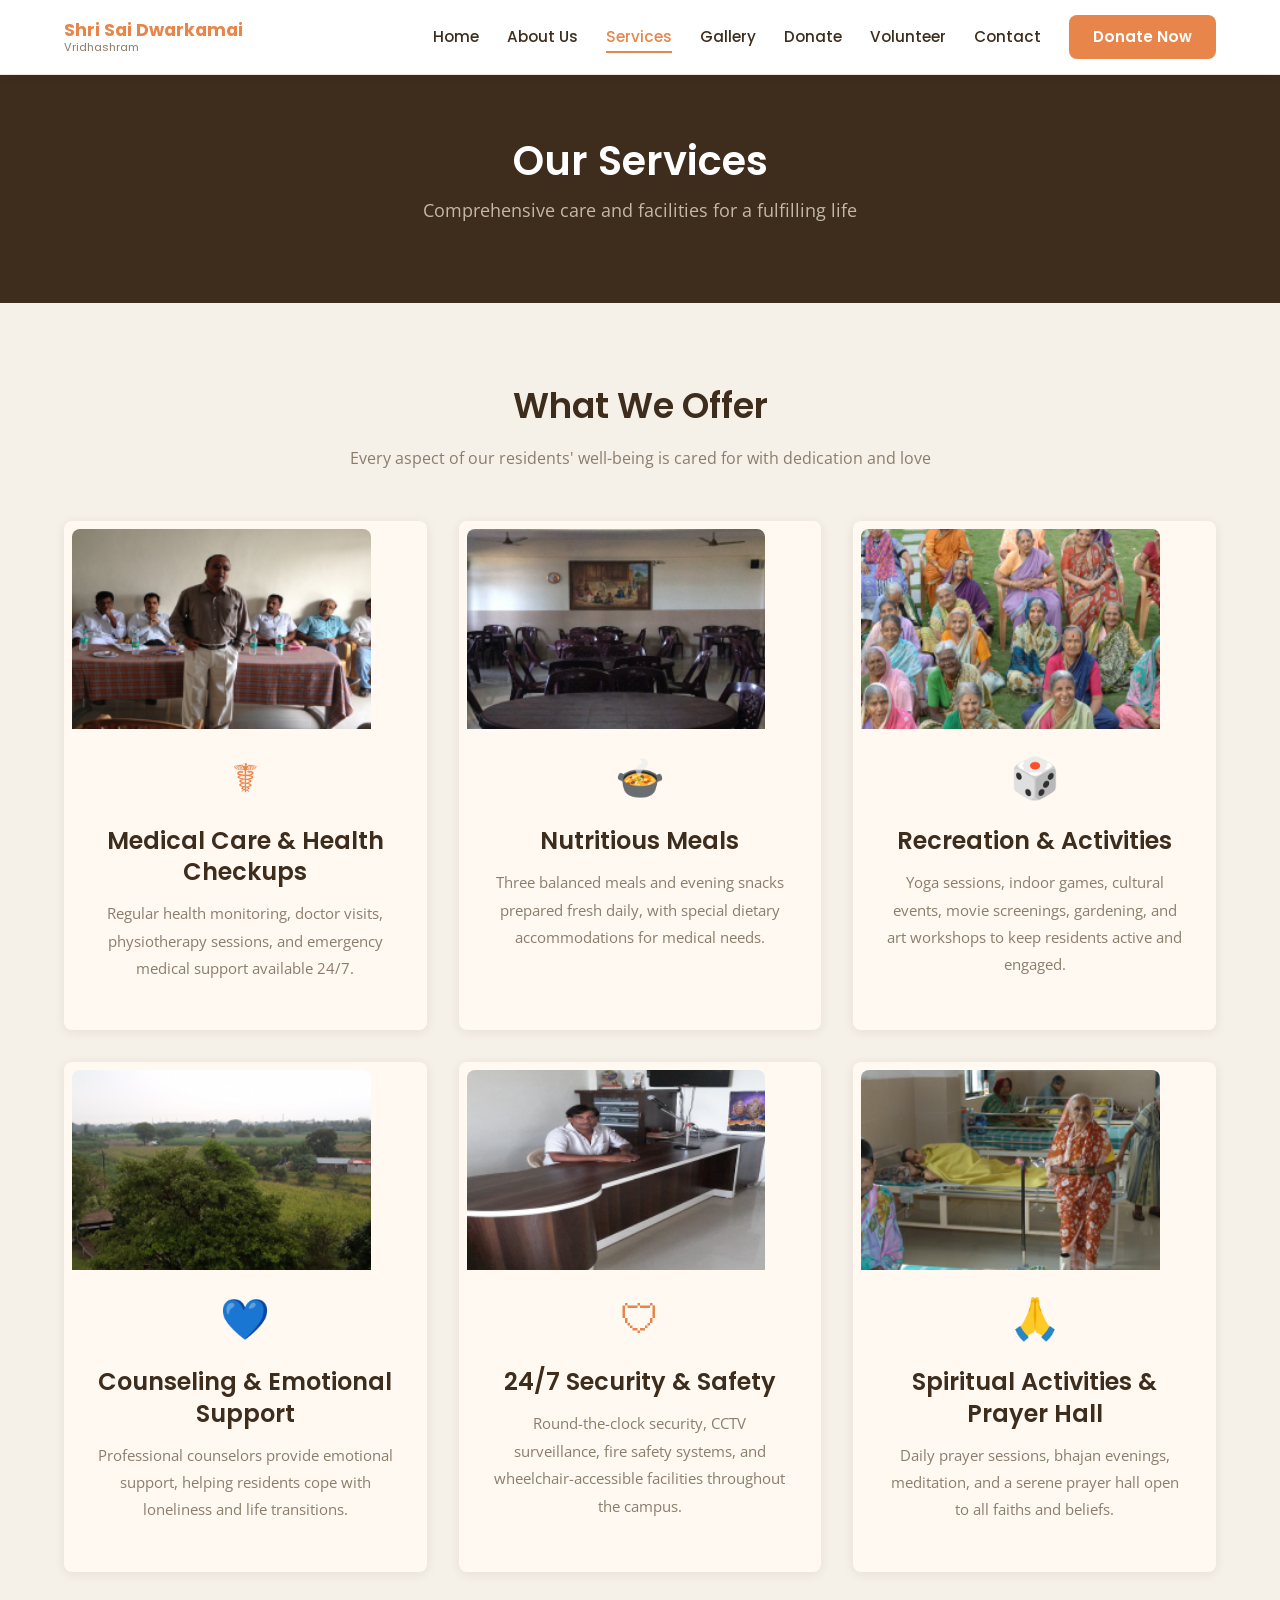
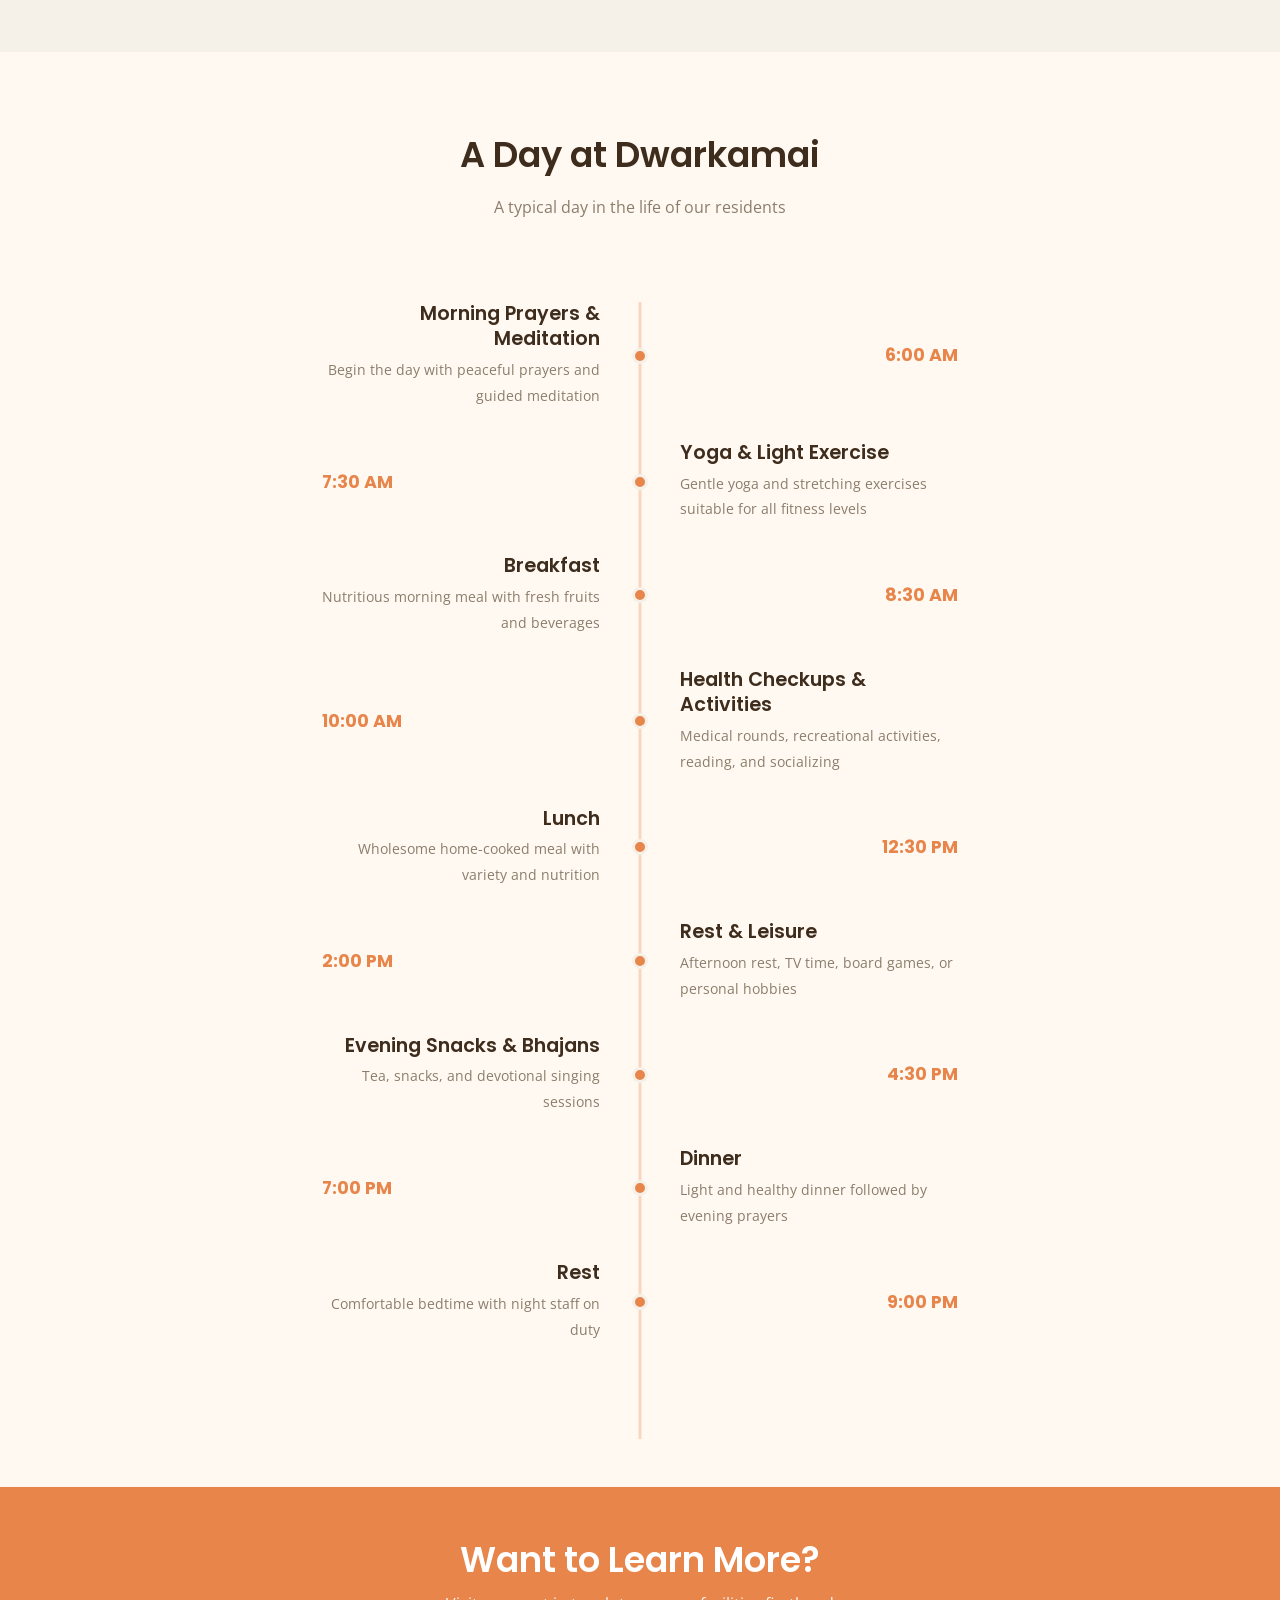
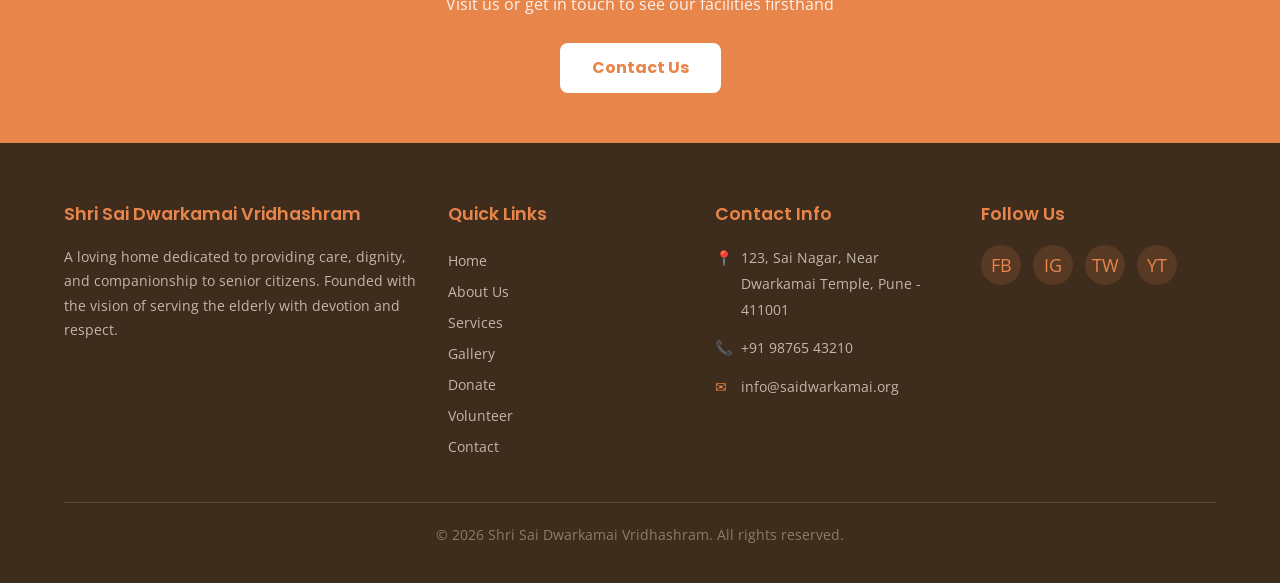
<file: services.html>
<!DOCTYPE html>
<html lang="en">
<head>
    <meta charset="UTF-8">
    <meta name="viewport" content="width=device-width, initial-scale=1.0">
    <title>Our Services — Shri Sai Dwarkamai Vridhashram</title>
    <link rel="stylesheet" href="css/style.css">
    <link rel="stylesheet" href="css/components.css">
    <link rel="stylesheet" href="css/animations.css">
    <link rel="stylesheet" href="css/responsive.css">
</head>
<body>

    <!-- Header -->
    <header class="header">
        <div class="container">
            <a href="index.html" class="logo">
                <div class="logo-text">
                    Shri Sai Dwarkamai
                    <span>Vridhashram</span>
                </div>
            </a>
            <nav class="nav-links">
                <a href="index.html">Home</a>
                <a href="about.html">About Us</a>
                <a href="services.html">Services</a>
                <a href="gallery.html">Gallery</a>
                <a href="donate.html">Donate</a>
                <a href="volunteer.html">Volunteer</a>
                <a href="contact.html">Contact</a>
                <a href="donate.html" class="nav-donate-btn">Donate Now</a>
            </nav>
            <button class="hamburger" aria-label="Toggle navigation">
                <span></span>
                <span></span>
                <span></span>
            </button>
        </div>
    </header>
    <div class="nav-overlay"></div>
    <div class="header-spacer"></div>

    <!-- Page Header -->
    <section class="page-header">
        <div class="container">
            <h1>Our Services</h1>
            <p>Comprehensive care and facilities for a fulfilling life</p>
        </div>
    </section>

    <!-- Services Grid -->
    <section class="section">
        <div class="container">
            <h2 class="section-title reveal">What We Offer</h2>
            <p class="section-subtitle reveal">Every aspect of our residents' well-being is cared for with dedication and love</p>
            <div class="grid-3">
                <div class="card text-center reveal">
                    <img src="assets/images/gallery/medical-care.png" alt="Medical Care" style="width: 100%; height: 200px; object-fit: cover; border-radius: var(--radius) var(--radius) 0 0; margin: -1.5rem -1.5rem 1rem -1.5rem; width: calc(100% + 3rem);">
                    <div class="card-icon">&#9764;</div>
                    <h3>Medical Care & Health Checkups</h3>
                    <p>Regular health monitoring, doctor visits, physiotherapy sessions, and emergency medical support available 24/7.</p>
                </div>
                <div class="card text-center reveal reveal-delay-1">
                    <img src="assets/images/gallery/dining-hall.png" alt="Nutritious Meals" style="width: 100%; height: 200px; object-fit: cover; border-radius: var(--radius) var(--radius) 0 0; margin: -1.5rem -1.5rem 1rem -1.5rem; width: calc(100% + 3rem);">
                    <div class="card-icon">&#127858;</div>
                    <h3>Nutritious Meals</h3>
                    <p>Three balanced meals and evening snacks prepared fresh daily, with special dietary accommodations for medical needs.</p>
                </div>
                <div class="card text-center reveal reveal-delay-2">
                    <img src="assets/images/gallery/morning-exercise.png" alt="Recreation & Activities" style="width: 100%; height: 200px; object-fit: cover; border-radius: var(--radius) var(--radius) 0 0; margin: -1.5rem -1.5rem 1rem -1.5rem; width: calc(100% + 3rem);">
                    <div class="card-icon">&#127922;</div>
                    <h3>Recreation & Activities</h3>
                    <p>Yoga sessions, indoor games, cultural events, movie screenings, gardening, and art workshops to keep residents active and engaged.</p>
                </div>
                <div class="card text-center reveal">
                    <img src="assets/images/gallery/surroundings.png" alt="Counseling & Emotional Support" style="width: 100%; height: 200px; object-fit: cover; border-radius: var(--radius) var(--radius) 0 0; margin: -1.5rem -1.5rem 1rem -1.5rem; width: calc(100% + 3rem);">
                    <div class="card-icon">&#128153;</div>
                    <h3>Counseling & Emotional Support</h3>
                    <p>Professional counselors provide emotional support, helping residents cope with loneliness and life transitions.</p>
                </div>
                <div class="card text-center reveal reveal-delay-1">
                    <img src="assets/images/gallery/facilities.png" alt="24/7 Security & Safety" style="width: 100%; height: 200px; object-fit: cover; border-radius: var(--radius) var(--radius) 0 0; margin: -1.5rem -1.5rem 1rem -1.5rem; width: calc(100% + 3rem);">
                    <div class="card-icon">&#128737;</div>
                    <h3>24/7 Security & Safety</h3>
                    <p>Round-the-clock security, CCTV surveillance, fire safety systems, and wheelchair-accessible facilities throughout the campus.</p>
                </div>
                <div class="card text-center reveal reveal-delay-2">
                    <img src="assets/images/gallery/prayer.png" alt="Spiritual Activities & Prayer Hall" style="width: 100%; height: 200px; object-fit: cover; border-radius: var(--radius) var(--radius) 0 0; margin: -1.5rem -1.5rem 1rem -1.5rem; width: calc(100% + 3rem);">
                    <div class="card-icon">&#128591;</div>
                    <h3>Spiritual Activities & Prayer Hall</h3>
                    <p>Daily prayer sessions, bhajan evenings, meditation, and a serene prayer hall open to all faiths and beliefs.</p>
                </div>
            </div>
        </div>
    </section>

    <!-- Daily Routine Timeline -->
    <section class="section" style="background-color: var(--color-card);">
        <div class="container">
            <h2 class="section-title reveal">A Day at Dwarkamai</h2>
            <p class="section-subtitle reveal">A typical day in the life of our residents</p>
            <div class="timeline reveal">
                <div class="timeline-item">
                    <div class="timeline-time">6:00 AM</div>
                    <div class="timeline-dot"></div>
                    <div class="timeline-content">
                        <h4>Morning Prayers & Meditation</h4>
                        <p>Begin the day with peaceful prayers and guided meditation</p>
                    </div>
                </div>
                <div class="timeline-item">
                    <div class="timeline-time">7:30 AM</div>
                    <div class="timeline-dot"></div>
                    <div class="timeline-content">
                        <h4>Yoga & Light Exercise</h4>
                        <p>Gentle yoga and stretching exercises suitable for all fitness levels</p>
                    </div>
                </div>
                <div class="timeline-item">
                    <div class="timeline-time">8:30 AM</div>
                    <div class="timeline-dot"></div>
                    <div class="timeline-content">
                        <h4>Breakfast</h4>
                        <p>Nutritious morning meal with fresh fruits and beverages</p>
                    </div>
                </div>
                <div class="timeline-item">
                    <div class="timeline-time">10:00 AM</div>
                    <div class="timeline-dot"></div>
                    <div class="timeline-content">
                        <h4>Health Checkups & Activities</h4>
                        <p>Medical rounds, recreational activities, reading, and socializing</p>
                    </div>
                </div>
                <div class="timeline-item">
                    <div class="timeline-time">12:30 PM</div>
                    <div class="timeline-dot"></div>
                    <div class="timeline-content">
                        <h4>Lunch</h4>
                        <p>Wholesome home-cooked meal with variety and nutrition</p>
                    </div>
                </div>
                <div class="timeline-item">
                    <div class="timeline-time">2:00 PM</div>
                    <div class="timeline-dot"></div>
                    <div class="timeline-content">
                        <h4>Rest & Leisure</h4>
                        <p>Afternoon rest, TV time, board games, or personal hobbies</p>
                    </div>
                </div>
                <div class="timeline-item">
                    <div class="timeline-time">4:30 PM</div>
                    <div class="timeline-dot"></div>
                    <div class="timeline-content">
                        <h4>Evening Snacks & Bhajans</h4>
                        <p>Tea, snacks, and devotional singing sessions</p>
                    </div>
                </div>
                <div class="timeline-item">
                    <div class="timeline-time">7:00 PM</div>
                    <div class="timeline-dot"></div>
                    <div class="timeline-content">
                        <h4>Dinner</h4>
                        <p>Light and healthy dinner followed by evening prayers</p>
                    </div>
                </div>
                <div class="timeline-item">
                    <div class="timeline-time">9:00 PM</div>
                    <div class="timeline-dot"></div>
                    <div class="timeline-content">
                        <h4>Rest</h4>
                        <p>Comfortable bedtime with night staff on duty</p>
                    </div>
                </div>
            </div>
        </div>
    </section>

    <!-- CTA -->
    <section class="cta-strip">
        <div class="container">
            <h2>Want to Learn More?</h2>
            <p>Visit us or get in touch to see our facilities firsthand</p>
            <a href="contact.html" class="btn">Contact Us</a>
        </div>
    </section>

    <!-- Footer -->
    <footer class="footer">
        <div class="container">
            <div class="footer-grid">
                <div class="footer-col footer-about">
                    <h4>Shri Sai Dwarkamai Vridhashram</h4>
                    <p>A loving home dedicated to providing care, dignity, and companionship to senior citizens. Founded with the vision of serving the elderly with devotion and respect.</p>
                </div>
                <div class="footer-col">
                    <h4>Quick Links</h4>
                    <div class="footer-links">
                        <a href="index.html">Home</a>
                        <a href="about.html">About Us</a>
                        <a href="services.html">Services</a>
                        <a href="gallery.html">Gallery</a>
                        <a href="donate.html">Donate</a>
                        <a href="volunteer.html">Volunteer</a>
                        <a href="contact.html">Contact</a>
                    </div>
                </div>
                <div class="footer-col">
                    <h4>Contact Info</h4>
                    <div class="footer-contact-info">
                        <p><span class="icon">&#128205;</span> 123, Sai Nagar, Near Dwarkamai Temple, Pune - 411001</p>
                        <p><span class="icon">&#128222;</span> +91 98765 43210</p>
                        <p><span class="icon">&#9993;</span> info@saidwarkamai.org</p>
                    </div>
                </div>
                <div class="footer-col">
                    <h4>Follow Us</h4>
                    <div class="footer-social">
                        <a href="#" aria-label="Facebook">FB</a>
                        <a href="#" aria-label="Instagram">IG</a>
                        <a href="#" aria-label="Twitter">TW</a>
                        <a href="#" aria-label="YouTube">YT</a>
                    </div>
                </div>
            </div>
            <div class="footer-bottom">
                <p>&copy; 2026 Shri Sai Dwarkamai Vridhashram. All rights reserved.</p>
            </div>
        </div>
    </footer>

    <script src="js/main.js"></script>
</body>
</html>
</file>
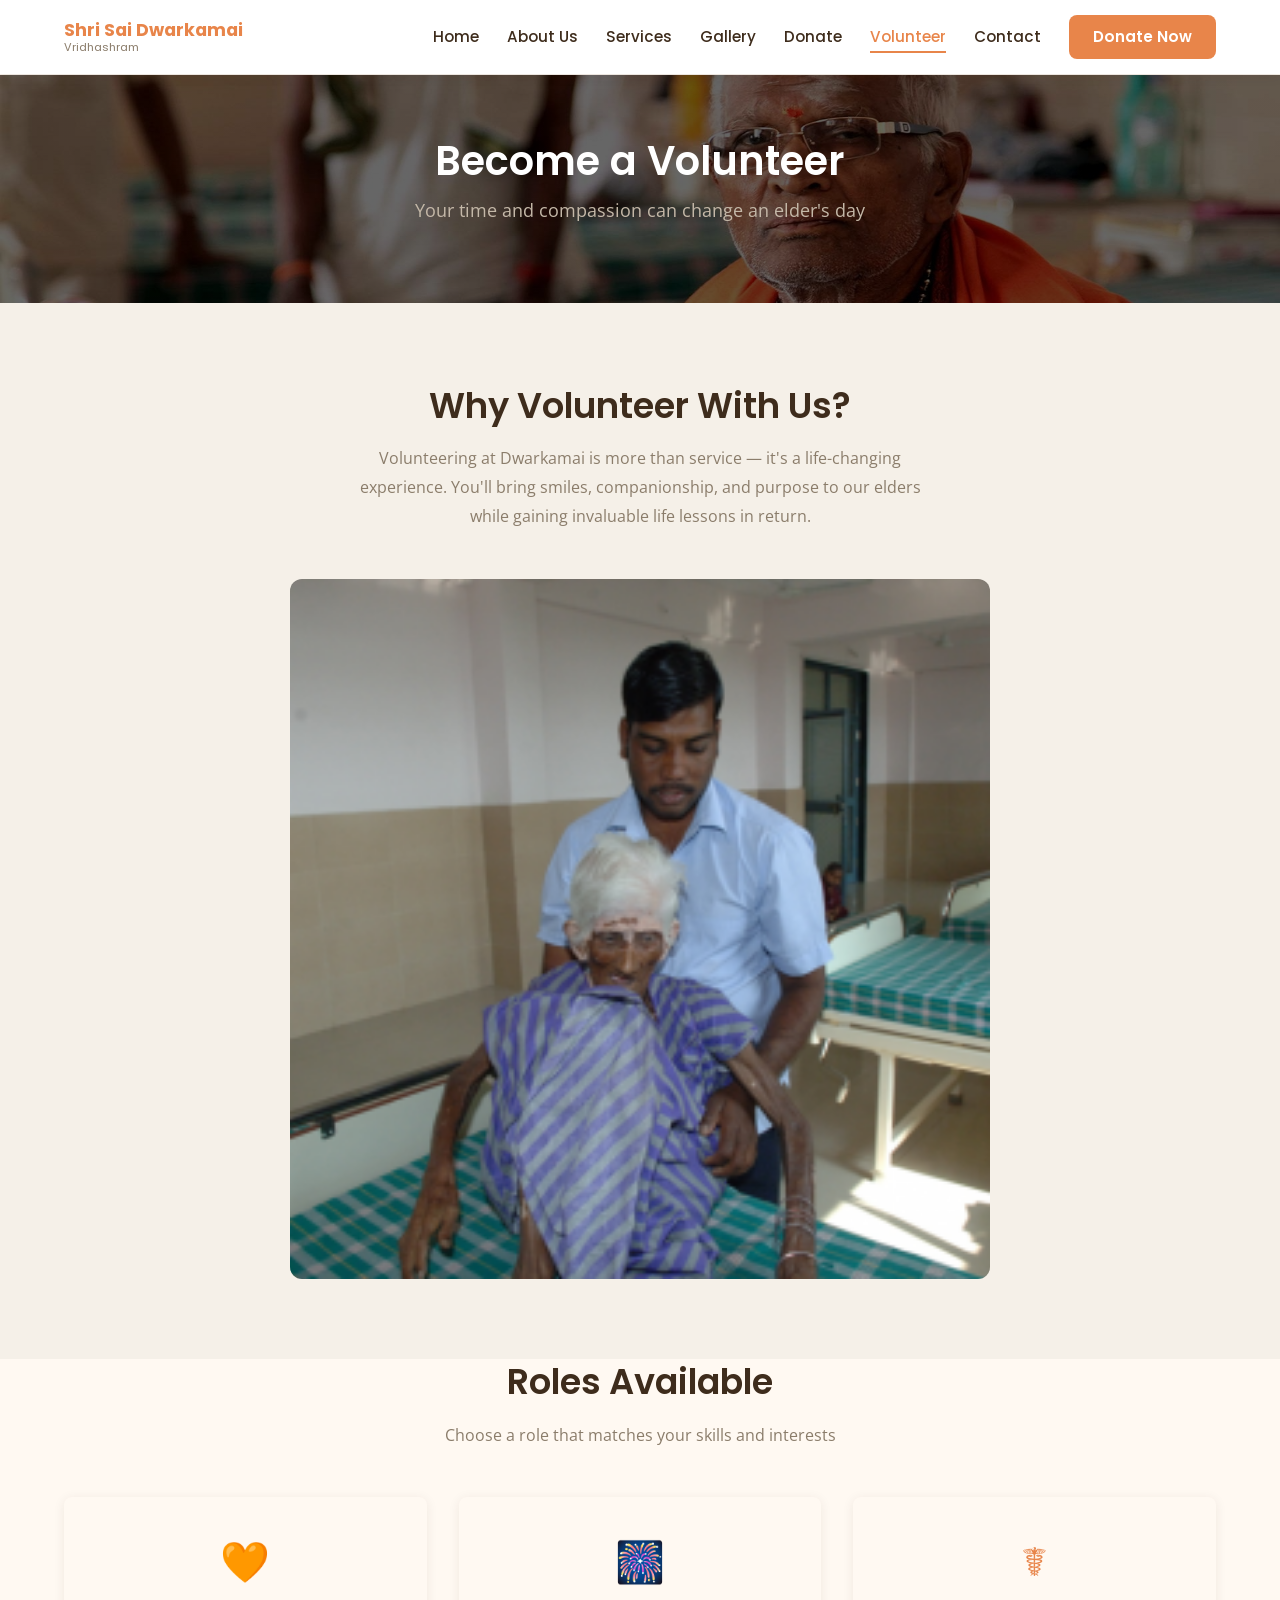
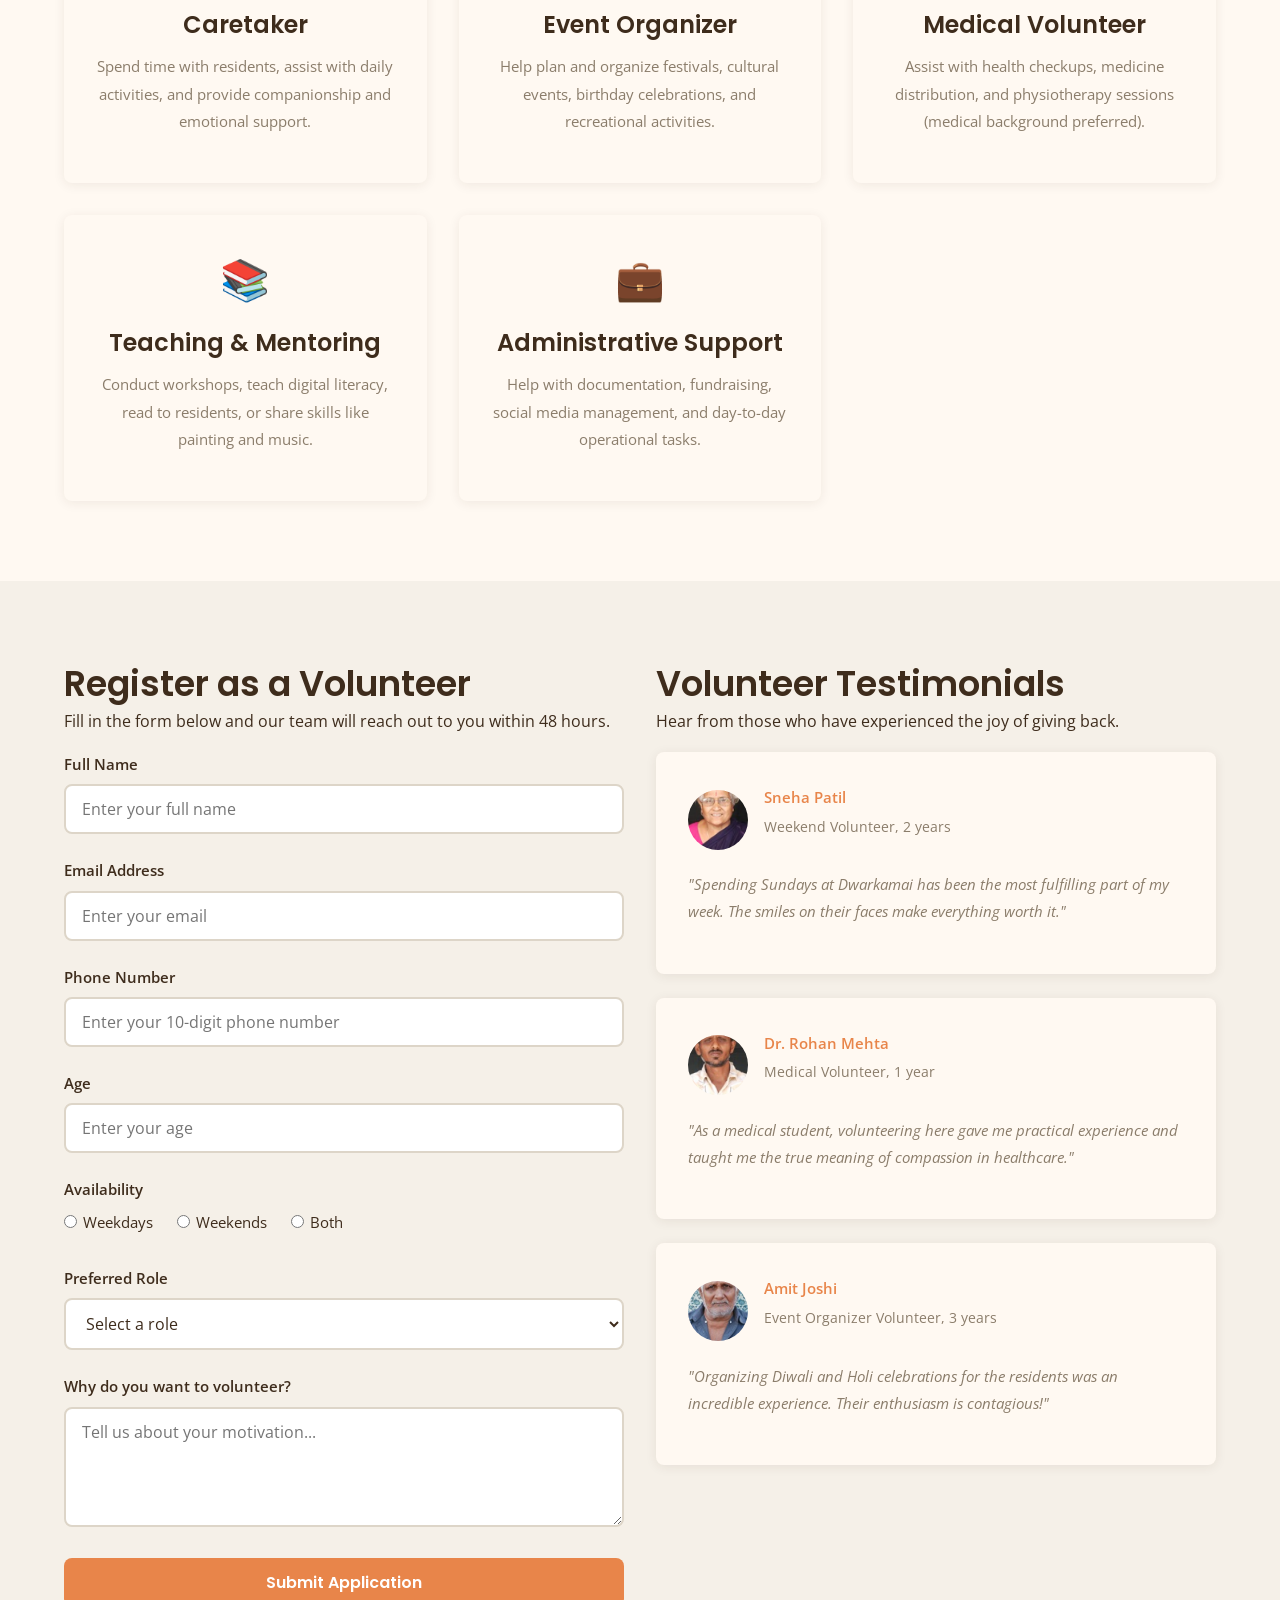
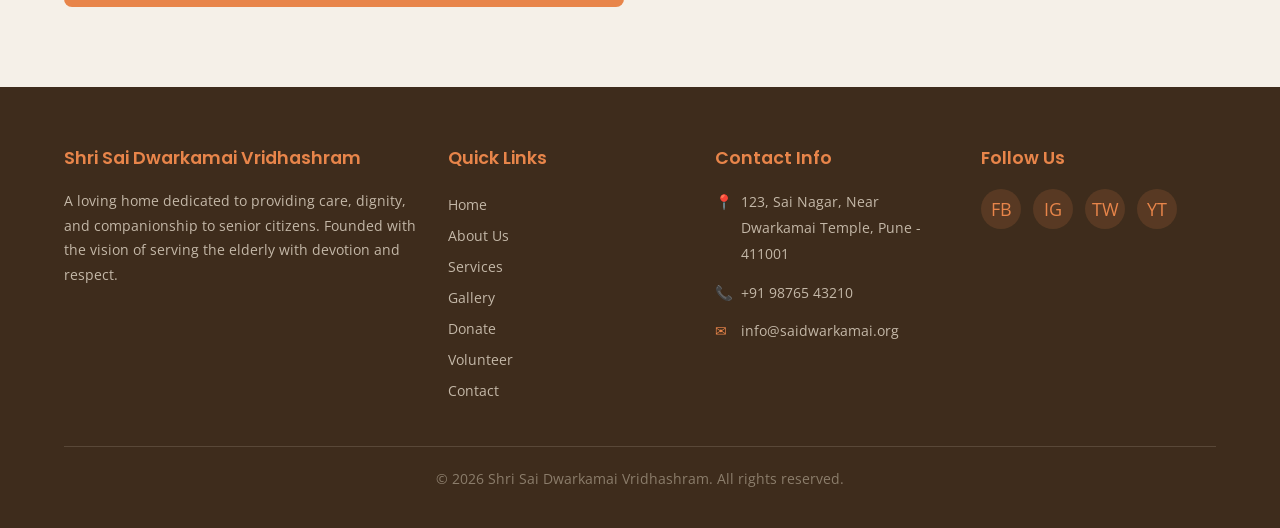
<file: volunteer.html>
<!DOCTYPE html>
<html lang="en">
<head>
    <meta charset="UTF-8">
    <meta name="viewport" content="width=device-width, initial-scale=1.0">
    <title>Volunteer — Shri Sai Dwarkamai Vridhashram</title>
    <link rel="stylesheet" href="css/style.css">
    <link rel="stylesheet" href="css/components.css">
    <link rel="stylesheet" href="css/animations.css">
    <link rel="stylesheet" href="css/responsive.css">
</head>
<body>

    <!-- Header -->
    <header class="header">
        <div class="container">
            <a href="index.html" class="logo">
                <div class="logo-text">
                    Shri Sai Dwarkamai
                    <span>Vridhashram</span>
                </div>
            </a>
            <nav class="nav-links">
                <a href="index.html">Home</a>
                <a href="about.html">About Us</a>
                <a href="services.html">Services</a>
                <a href="gallery.html">Gallery</a>
                <a href="donate.html">Donate</a>
                <a href="volunteer.html">Volunteer</a>
                <a href="contact.html">Contact</a>
                <a href="donate.html" class="nav-donate-btn">Donate Now</a>
            </nav>
            <button class="hamburger" aria-label="Toggle navigation">
                <span></span>
                <span></span>
                <span></span>
            </button>
        </div>
    </header>
    <div class="nav-overlay"></div>
    <div class="header-spacer"></div>

    <!-- Page Header -->
    <section class="page-header" style="background: linear-gradient(rgba(0,0,0,0.6), rgba(0,0,0,0.6)), url('assets/images/sliders/slider3.jpg') center/cover no-repeat;">
        <div class="container">
            <h1>Become a Volunteer</h1>
            <p>Your time and compassion can change an elder's day</p>
        </div>
    </section>

    <!-- Why Volunteer -->
    <section class="section">
        <div class="container text-center">
            <h2 class="section-title reveal">Why Volunteer With Us?</h2>
            <p class="section-subtitle reveal">Volunteering at Dwarkamai is more than service — it's a life-changing experience. You'll bring smiles, companionship, and purpose to our elders while gaining invaluable life lessons in return.</p>
            <div class="reveal" style="margin-top: 2rem;">
                <img src="assets/images/gallery/helping-elderly.png" alt="Volunteers helping elderly residents" style="width: 100%; max-width: 700px; border-radius: 12px; object-fit: cover; margin: 0 auto; display: block;">
            </div>
        </div>
    </section>

    <!-- Volunteer Roles -->
    <section class="section" style="background-color: var(--color-card); padding-top: 0;">
        <div class="container">
            <h2 class="section-title reveal">Roles Available</h2>
            <p class="section-subtitle reveal">Choose a role that matches your skills and interests</p>
            <div class="grid-3">
                <div class="card text-center reveal">
                    <div class="card-icon">&#129505;</div>
                    <h3>Caretaker</h3>
                    <p>Spend time with residents, assist with daily activities, and provide companionship and emotional support.</p>
                </div>
                <div class="card text-center reveal reveal-delay-1">
                    <div class="card-icon">&#127878;</div>
                    <h3>Event Organizer</h3>
                    <p>Help plan and organize festivals, cultural events, birthday celebrations, and recreational activities.</p>
                </div>
                <div class="card text-center reveal reveal-delay-2">
                    <div class="card-icon">&#9764;</div>
                    <h3>Medical Volunteer</h3>
                    <p>Assist with health checkups, medicine distribution, and physiotherapy sessions (medical background preferred).</p>
                </div>
                <div class="card text-center reveal">
                    <div class="card-icon">&#128218;</div>
                    <h3>Teaching & Mentoring</h3>
                    <p>Conduct workshops, teach digital literacy, read to residents, or share skills like painting and music.</p>
                </div>
                <div class="card text-center reveal reveal-delay-1">
                    <div class="card-icon">&#128188;</div>
                    <h3>Administrative Support</h3>
                    <p>Help with documentation, fundraising, social media management, and day-to-day operational tasks.</p>
                </div>
            </div>
        </div>
    </section>

    <!-- Volunteer Form -->
    <section class="section">
        <div class="container">
            <div class="grid-2" style="align-items: start;">
                <div class="reveal">
                    <h2>Register as a Volunteer</h2>
                    <p>Fill in the form below and our team will reach out to you within 48 hours.</p>

                    <form id="volunteer-form">
                        <div class="form-group">
                            <label for="vol-name">Full Name</label>
                            <input type="text" id="vol-name" name="name" placeholder="Enter your full name">
                            <span class="error-message"></span>
                        </div>
                        <div class="form-group">
                            <label for="vol-email">Email Address</label>
                            <input type="email" id="vol-email" name="email" placeholder="Enter your email">
                            <span class="error-message"></span>
                        </div>
                        <div class="form-group">
                            <label for="vol-phone">Phone Number</label>
                            <input type="tel" id="vol-phone" name="phone" placeholder="Enter your 10-digit phone number">
                            <span class="error-message"></span>
                        </div>
                        <div class="form-group">
                            <label for="vol-age">Age</label>
                            <input type="number" id="vol-age" name="age" placeholder="Enter your age" min="16" max="80">
                            <span class="error-message"></span>
                        </div>
                        <div class="form-group">
                            <label>Availability</label>
                            <div class="radio-group">
                                <label><input type="radio" name="availability" value="weekdays"> Weekdays</label>
                                <label><input type="radio" name="availability" value="weekends"> Weekends</label>
                                <label><input type="radio" name="availability" value="both"> Both</label>
                            </div>
                        </div>
                        <div class="form-group">
                            <label for="vol-role">Preferred Role</label>
                            <select id="vol-role" name="role">
                                <option value="">Select a role</option>
                                <option value="caretaker">Caretaker</option>
                                <option value="event-organizer">Event Organizer</option>
                                <option value="medical">Medical Volunteer</option>
                                <option value="teaching">Teaching & Mentoring</option>
                                <option value="admin">Administrative Support</option>
                            </select>
                            <span class="error-message"></span>
                        </div>
                        <div class="form-group">
                            <label for="vol-message">Why do you want to volunteer?</label>
                            <textarea id="vol-message" name="message" placeholder="Tell us about your motivation..."></textarea>
                        </div>
                        <button type="submit" class="btn btn-primary" style="width: 100%;">Submit Application</button>
                    </form>
                </div>

                <div class="reveal reveal-delay-2">
                    <h2>Volunteer Testimonials</h2>
                    <p>Hear from those who have experienced the joy of giving back.</p>

                    <div class="card" style="margin-bottom: 1.5rem;">
                        <div style="display: flex; align-items: center; gap: 1rem; margin-bottom: 1rem;">
                            <img src="assets/images/stories/kusuma-kumari.png" alt="Sneha Patil" style="width: 60px; height: 60px; border-radius: 50%; object-fit: cover;">
                            <div>
                                <p style="font-weight: 600; color: var(--color-primary); margin-bottom: 0.2rem;">Sneha Patil</p>
                                <p style="font-size: 0.85rem; color: var(--color-text-muted);">Weekend Volunteer, 2 years</p>
                            </div>
                        </div>
                        <p class="quote" style="font-style: italic;">"Spending Sundays at Dwarkamai has been the most fulfilling part of my week. The smiles on their faces make everything worth it."</p>
                    </div>
                    <div class="card" style="margin-bottom: 1.5rem;">
                        <div style="display: flex; align-items: center; gap: 1rem; margin-bottom: 1rem;">
                            <img src="assets/images/stories/anil-kulkarni.png" alt="Dr. Rohan Mehta" style="width: 60px; height: 60px; border-radius: 50%; object-fit: cover;">
                            <div>
                                <p style="font-weight: 600; color: var(--color-primary); margin-bottom: 0.2rem;">Dr. Rohan Mehta</p>
                                <p style="font-size: 0.85rem; color: var(--color-text-muted);">Medical Volunteer, 1 year</p>
                            </div>
                        </div>
                        <p class="quote" style="font-style: italic;">"As a medical student, volunteering here gave me practical experience and taught me the true meaning of compassion in healthcare."</p>
                    </div>
                    <div class="card">
                        <div style="display: flex; align-items: center; gap: 1rem; margin-bottom: 1rem;">
                            <img src="assets/images/stories/pvkrc-dattu.png" alt="Amit Joshi" style="width: 60px; height: 60px; border-radius: 50%; object-fit: cover;">
                            <div>
                                <p style="font-weight: 600; color: var(--color-primary); margin-bottom: 0.2rem;">Amit Joshi</p>
                                <p style="font-size: 0.85rem; color: var(--color-text-muted);">Event Organizer Volunteer, 3 years</p>
                            </div>
                        </div>
                        <p class="quote" style="font-style: italic;">"Organizing Diwali and Holi celebrations for the residents was an incredible experience. Their enthusiasm is contagious!"</p>
                    </div>
                </div>
            </div>
        </div>
    </section>

    <!-- Thank You Modal -->
    <div class="modal-overlay">
        <div class="modal">
            <button class="modal-close">&times;</button>
            <div class="modal-icon">&#127881;</div>
            <h3>Welcome Aboard!</h3>
            <p>Thank you for volunteering! Our team will contact you within 48 hours.</p>
            <a href="index.html" class="btn btn-primary">Back to Home</a>
        </div>
    </div>

    <!-- Footer -->
    <footer class="footer">
        <div class="container">
            <div class="footer-grid">
                <div class="footer-col footer-about">
                    <h4>Shri Sai Dwarkamai Vridhashram</h4>
                    <p>A loving home dedicated to providing care, dignity, and companionship to senior citizens. Founded with the vision of serving the elderly with devotion and respect.</p>
                </div>
                <div class="footer-col">
                    <h4>Quick Links</h4>
                    <div class="footer-links">
                        <a href="index.html">Home</a>
                        <a href="about.html">About Us</a>
                        <a href="services.html">Services</a>
                        <a href="gallery.html">Gallery</a>
                        <a href="donate.html">Donate</a>
                        <a href="volunteer.html">Volunteer</a>
                        <a href="contact.html">Contact</a>
                    </div>
                </div>
                <div class="footer-col">
                    <h4>Contact Info</h4>
                    <div class="footer-contact-info">
                        <p><span class="icon">&#128205;</span> 123, Sai Nagar, Near Dwarkamai Temple, Pune - 411001</p>
                        <p><span class="icon">&#128222;</span> +91 98765 43210</p>
                        <p><span class="icon">&#9993;</span> info@saidwarkamai.org</p>
                    </div>
                </div>
                <div class="footer-col">
                    <h4>Follow Us</h4>
                    <div class="footer-social">
                        <a href="#" aria-label="Facebook">FB</a>
                        <a href="#" aria-label="Instagram">IG</a>
                        <a href="#" aria-label="Twitter">TW</a>
                        <a href="#" aria-label="YouTube">YT</a>
                    </div>
                </div>
            </div>
            <div class="footer-bottom">
                <p>&copy; 2026 Shri Sai Dwarkamai Vridhashram. All rights reserved.</p>
            </div>
        </div>
    </footer>

    <script src="js/main.js"></script>
    <script src="js/config.js"></script>
    <script src="js/forms.js"></script>
</body>
</html>
</file>
<file: css/style.css>
/* ===== Google Fonts ===== */
@import url('https://fonts.googleapis.com/css2?family=Open+Sans:wght@400;600;700&family=Poppins:wght@400;600;700&display=swap');

/* ===== CSS Variables ===== */
:root {
    --color-bg: #F5F0E8;
    --color-primary: #E8854A;
    --color-primary-dark: #D0743E;
    --color-secondary: #7BAF5E;
    --color-secondary-dark: #6A9A50;
    --color-text: #3E2C1C;
    --color-text-muted: #8B7D6B;
    --color-white: #FFFFFF;
    --color-card: #FFF9F2;
    --color-overlay: rgba(62, 44, 28, 0.7);

    --font-heading: 'Poppins', sans-serif;
    --font-body: 'Open Sans', sans-serif;

    --radius: 8px;
    --radius-round: 50%;
    --shadow: 0 2px 12px rgba(62, 44, 28, 0.08);
    --shadow-hover: 0 4px 20px rgba(62, 44, 28, 0.15);
    --max-width: 1200px;
    --section-padding: 80px 0;
    --transition: 0.3s ease;
}

/* ===== Reset ===== */
*,
*::before,
*::after {
    margin: 0;
    padding: 0;
    box-sizing: border-box;
}

html {
    scroll-behavior: smooth;
    font-size: 16px;
}

body {
    font-family: var(--font-body);
    color: var(--color-text);
    background-color: var(--color-bg);
    line-height: 1.6;
    overflow-x: hidden;
}

img {
    max-width: 100%;
    height: auto;
    display: block;
}

a {
    text-decoration: none;
    color: inherit;
}

ul, ol {
    list-style: none;
}

button {
    cursor: pointer;
    border: none;
    font-family: inherit;
}

input, textarea, select {
    font-family: inherit;
    font-size: inherit;
}

/* ===== Typography ===== */
h1, h2, h3, h4, h5, h6 {
    font-family: var(--font-heading);
    font-weight: 600;
    line-height: 1.3;
    color: var(--color-text);
}

h1 { font-size: 2.8rem; }
h2 { font-size: 2.2rem; }
h3 { font-size: 1.5rem; }
h4 { font-size: 1.2rem; }

p {
    margin-bottom: 1rem;
    line-height: 1.8;
}

/* ===== Layout Utilities ===== */
.container {
    width: 90%;
    max-width: var(--max-width);
    margin: 0 auto;
}

.section {
    padding: var(--section-padding);
}

.section-title {
    text-align: center;
    margin-bottom: 1rem;
}

.section-subtitle {
    text-align: center;
    color: var(--color-text-muted);
    max-width: 600px;
    margin: 0 auto 3rem;
}

.grid-2 {
    display: grid;
    grid-template-columns: repeat(2, 1fr);
    gap: 2rem;
}

.grid-3 {
    display: grid;
    grid-template-columns: repeat(3, 1fr);
    gap: 2rem;
}

.grid-4 {
    display: grid;
    grid-template-columns: repeat(4, 1fr);
    gap: 2rem;
}

.text-center { text-align: center; }

/* ===== Buttons ===== */
.btn {
    display: inline-block;
    padding: 12px 32px;
    border-radius: var(--radius);
    font-family: var(--font-heading);
    font-weight: 600;
    font-size: 1rem;
    transition: var(--transition);
    text-align: center;
}

.btn-primary {
    background-color: var(--color-primary);
    color: var(--color-white);
}

.btn-primary:hover {
    background-color: var(--color-primary-dark);
    transform: translateY(-2px);
    box-shadow: var(--shadow-hover);
}

.btn-secondary {
    background-color: var(--color-secondary);
    color: var(--color-white);
}

.btn-secondary:hover {
    background-color: var(--color-secondary-dark);
    transform: translateY(-2px);
    box-shadow: var(--shadow-hover);
}

.btn-outline {
    background-color: transparent;
    border: 2px solid var(--color-primary);
    color: var(--color-primary);
}

.btn-outline:hover {
    background-color: var(--color-primary);
    color: var(--color-white);
}
</file>
<file: css/components.css>
/* ===== Header ===== */
.header {
    position: fixed;
    top: 0;
    left: 0;
    width: 100%;
    z-index: 1000;
    background-color: var(--color-white);
    box-shadow: var(--shadow);
    transition: var(--transition);
}

.header .container {
    display: flex;
    align-items: center;
    justify-content: space-between;
    padding: 15px 0;
}

.logo {
    display: flex;
    align-items: center;
    gap: 10px;
}

.logo img {
    width: 45px;
    height: 45px;
    border-radius: var(--radius-round);
}

.logo-text {
    font-family: var(--font-heading);
    font-size: 1.1rem;
    font-weight: 700;
    color: var(--color-primary);
    line-height: 1.2;
}

.logo-text span {
    display: block;
    font-size: 0.7rem;
    font-weight: 400;
    color: var(--color-text-muted);
}

.nav-links {
    display: flex;
    align-items: center;
    gap: 28px;
}

.nav-links a {
    font-family: var(--font-heading);
    font-size: 0.95rem;
    font-weight: 500;
    color: var(--color-text);
    transition: var(--transition);
    position: relative;
}

.nav-links a::after {
    content: '';
    position: absolute;
    bottom: -4px;
    left: 0;
    width: 0;
    height: 2px;
    background-color: var(--color-primary);
    transition: var(--transition);
}

.nav-links a:hover,
.nav-links a.active {
    color: var(--color-primary);
}

.nav-links a:hover::after,
.nav-links a.active::after {
    width: 100%;
}

.nav-donate-btn {
    background-color: var(--color-primary);
    color: var(--color-white) !important;
    padding: 10px 24px;
    border-radius: var(--radius);
    font-weight: 600 !important;
}

.nav-donate-btn::after {
    display: none !important;
}

.nav-donate-btn:hover {
    background-color: var(--color-primary-dark) !important;
    transform: translateY(-2px);
}

.hamburger {
    display: none;
    flex-direction: column;
    gap: 5px;
    cursor: pointer;
    background: none;
    padding: 5px;
}

.hamburger span {
    width: 28px;
    height: 3px;
    background-color: var(--color-text);
    border-radius: 3px;
    transition: var(--transition);
}

.hamburger.active span:nth-child(1) {
    transform: rotate(45deg) translate(5px, 6px);
}

.hamburger.active span:nth-child(2) {
    opacity: 0;
}

.hamburger.active span:nth-child(3) {
    transform: rotate(-45deg) translate(5px, -6px);
}

.nav-overlay {
    display: none;
    position: fixed;
    top: 0;
    left: 0;
    width: 100%;
    height: 100%;
    background-color: rgba(0, 0, 0, 0.5);
    z-index: 998;
}

.nav-overlay.active {
    display: block;
}

.header-spacer {
    height: 75px;
}

/* ===== Footer ===== */
.footer {
    background-color: var(--color-text);
    color: var(--color-bg);
    padding: 60px 0 0;
}

.footer-grid {
    display: grid;
    grid-template-columns: 1.5fr 1fr 1fr 1fr;
    gap: 2rem;
    margin-bottom: 40px;
}

.footer-col h4 {
    color: var(--color-primary);
    margin-bottom: 1.2rem;
    font-size: 1.1rem;
}

.footer-about p {
    color: #c4b8a8;
    font-size: 0.9rem;
    line-height: 1.7;
}

.footer-links a {
    display: block;
    color: #c4b8a8;
    font-size: 0.9rem;
    padding: 4px 0;
    transition: var(--transition);
}

.footer-links a:hover {
    color: var(--color-primary);
    padding-left: 5px;
}

.footer-contact-info p {
    color: #c4b8a8;
    font-size: 0.9rem;
    margin-bottom: 0.8rem;
    display: flex;
    align-items: flex-start;
    gap: 8px;
}

.footer-contact-info .icon {
    color: var(--color-primary);
    min-width: 18px;
}

.footer-social {
    display: flex;
    gap: 12px;
    margin-top: 1rem;
}

.footer-social a {
    width: 40px;
    height: 40px;
    border-radius: var(--radius-round);
    background-color: rgba(232, 133, 74, 0.15);
    display: flex;
    align-items: center;
    justify-content: center;
    color: var(--color-primary);
    font-size: 1.1rem;
    transition: var(--transition);
}

.footer-social a:hover {
    background-color: var(--color-primary);
    color: var(--color-white);
}

.footer-bottom {
    border-top: 1px solid rgba(196, 184, 168, 0.2);
    padding: 20px 0;
    text-align: center;
    color: #8B7D6B;
    font-size: 0.85rem;
}

/* ===== Cards ===== */
.card {
    background-color: var(--color-card);
    border-radius: var(--radius);
    padding: 2rem;
    box-shadow: var(--shadow);
    transition: var(--transition);
}

.card:hover {
    transform: translateY(-5px);
    box-shadow: var(--shadow-hover);
}

.card .card-icon {
    font-size: 2.5rem;
    margin-bottom: 1rem;
    color: var(--color-primary);
}

.card h3 {
    margin-bottom: 0.8rem;
}

.card p {
    color: var(--color-text-muted);
    font-size: 0.95rem;
}

/* ===== Team Card ===== */
.team-card {
    background-color: var(--color-card);
    border-radius: var(--radius);
    overflow: hidden;
    box-shadow: var(--shadow);
    text-align: center;
    transition: var(--transition);
}

.team-card:hover {
    transform: translateY(-5px);
    box-shadow: var(--shadow-hover);
}

.team-card img {
    width: 100%;
    height: 250px;
    object-fit: cover;
}

.team-card .team-info {
    padding: 1.5rem;
}

.team-card h3 {
    font-size: 1.2rem;
    margin-bottom: 0.3rem;
}

.team-card p {
    color: var(--color-primary);
    font-size: 0.9rem;
    font-weight: 600;
}

/* ===== Forms ===== */
.form-group {
    margin-bottom: 1.5rem;
}

.form-group label {
    display: block;
    font-weight: 600;
    margin-bottom: 0.5rem;
    font-size: 0.95rem;
}

.form-group input,
.form-group textarea,
.form-group select {
    width: 100%;
    padding: 12px 16px;
    border: 2px solid #ddd5c8;
    border-radius: var(--radius);
    background-color: var(--color-white);
    color: var(--color-text);
    transition: var(--transition);
}

.form-group input:focus,
.form-group textarea:focus,
.form-group select:focus {
    outline: none;
    border-color: var(--color-primary);
    box-shadow: 0 0 0 3px rgba(232, 133, 74, 0.15);
}

.form-group textarea {
    resize: vertical;
    min-height: 120px;
}

.form-group .error-message {
    color: #e74c3c;
    font-size: 0.85rem;
    margin-top: 0.3rem;
    display: none;
}

.form-group.error input,
.form-group.error textarea,
.form-group.error select {
    border-color: #e74c3c;
}

.form-group.error .error-message {
    display: block;
}

.radio-group,
.checkbox-group {
    display: flex;
    gap: 1.5rem;
    flex-wrap: wrap;
}

.radio-group label,
.checkbox-group label {
    display: flex;
    align-items: center;
    gap: 6px;
    font-weight: 400;
    cursor: pointer;
}

.radio-group input,
.checkbox-group input {
    width: auto;
    accent-color: var(--color-primary);
}

.amount-options {
    display: flex;
    gap: 1rem;
    flex-wrap: wrap;
    margin-bottom: 1rem;
}

.amount-btn {
    padding: 10px 24px;
    border: 2px solid var(--color-primary);
    border-radius: var(--radius);
    background: transparent;
    color: var(--color-primary);
    font-weight: 600;
    font-size: 1rem;
    cursor: pointer;
    transition: var(--transition);
}

.amount-btn:hover,
.amount-btn.active {
    background-color: var(--color-primary);
    color: var(--color-white);
}

.payment-methods {
    display: flex;
    gap: 1rem;
    margin-bottom: 1.5rem;
}

.payment-method {
    flex: 1;
    padding: 12px;
    border: 2px solid #ddd5c8;
    border-radius: var(--radius);
    text-align: center;
    cursor: pointer;
    transition: var(--transition);
    background: var(--color-white);
    font-weight: 600;
    font-size: 0.9rem;
}

.payment-method:hover,
.payment-method.active {
    border-color: var(--color-primary);
    background-color: rgba(232, 133, 74, 0.08);
    color: var(--color-primary);
}

.toggle-group {
    display: flex;
    border: 2px solid var(--color-primary);
    border-radius: var(--radius);
    overflow: hidden;
    width: fit-content;
    margin-bottom: 1.5rem;
}

.toggle-option {
    padding: 10px 24px;
    cursor: pointer;
    font-weight: 600;
    font-size: 0.95rem;
    transition: var(--transition);
    background: transparent;
    color: var(--color-primary);
}

.toggle-option.active {
    background-color: var(--color-primary);
    color: var(--color-white);
}

/* ===== Modal ===== */
.modal-overlay {
    display: none;
    position: fixed;
    top: 0;
    left: 0;
    width: 100%;
    height: 100%;
    background-color: var(--color-overlay);
    z-index: 2000;
    align-items: center;
    justify-content: center;
}

.modal-overlay.active {
    display: flex;
}

.modal {
    background-color: var(--color-white);
    border-radius: var(--radius);
    padding: 3rem;
    text-align: center;
    max-width: 450px;
    width: 90%;
    position: relative;
}

.modal .modal-icon {
    font-size: 3.5rem;
    margin-bottom: 1rem;
}

.modal h3 {
    margin-bottom: 0.5rem;
}

.modal p {
    color: var(--color-text-muted);
}

.modal .btn {
    margin-top: 1.5rem;
}

.modal-close {
    position: absolute;
    top: 15px;
    right: 15px;
    background: none;
    font-size: 1.5rem;
    color: var(--color-text-muted);
    cursor: pointer;
}

/* ===== Hero Section ===== */
.hero {
    position: relative;
    height: 85vh;
    min-height: 500px;
    display: flex;
    align-items: center;
    justify-content: center;
    text-align: center;
    background-size: cover;
    background-position: center;
    background-color: #8B7D6B;
}

.hero::before {
    content: '';
    position: absolute;
    top: 0;
    left: 0;
    width: 100%;
    height: 100%;
    background: linear-gradient(to bottom, rgba(62, 44, 28, 0.55), rgba(62, 44, 28, 0.75));
}

.hero-content {
    position: relative;
    z-index: 1;
    color: var(--color-white);
    max-width: 750px;
    padding: 0 20px;
}

.hero-content h1 {
    color: var(--color-white);
    font-size: 3.2rem;
    margin-bottom: 0.5rem;
}

.hero-content .tagline {
    font-size: 1.3rem;
    margin-bottom: 2rem;
    opacity: 0.9;
}

/* ===== Counter Section ===== */
.counters {
    background-color: var(--color-white);
}

.counter-grid {
    display: grid;
    grid-template-columns: repeat(4, 1fr);
    gap: 2rem;
    text-align: center;
}

.counter-item .counter-number {
    font-family: var(--font-heading);
    font-size: 2.8rem;
    font-weight: 700;
    color: var(--color-primary);
}

.counter-item .counter-label {
    font-size: 1rem;
    color: var(--color-text-muted);
    margin-top: 0.5rem;
}

/* ===== Testimonial Carousel ===== */
.testimonial-section {
    background-color: var(--color-card);
}

.carousel-wrapper {
    position: relative;
    max-width: 800px;
    margin: 0 auto;
    overflow: hidden;
}

.carousel-track {
    display: flex;
    transition: transform 0.5s ease;
}

.testimonial-card {
    min-width: 100%;
    padding: 2.5rem;
    text-align: center;
}

.testimonial-card .quote {
    font-size: 1.1rem;
    font-style: italic;
    color: var(--color-text);
    margin-bottom: 1.5rem;
    line-height: 1.8;
}

.testimonial-card .quote::before {
    content: '\201C';
    font-size: 3rem;
    color: var(--color-primary);
    display: block;
    line-height: 1;
    margin-bottom: 0.5rem;
}

.testimonial-card .author {
    font-weight: 600;
    color: var(--color-primary);
}

.testimonial-card .author-role {
    font-size: 0.9rem;
    color: var(--color-text-muted);
}

.carousel-btn {
    position: absolute;
    top: 50%;
    transform: translateY(-50%);
    width: 44px;
    height: 44px;
    border-radius: var(--radius-round);
    background-color: var(--color-white);
    box-shadow: var(--shadow);
    display: flex;
    align-items: center;
    justify-content: center;
    font-size: 1.2rem;
    color: var(--color-text);
    cursor: pointer;
    border: none;
    transition: var(--transition);
    z-index: 2;
}

.carousel-btn:hover {
    background-color: var(--color-primary);
    color: var(--color-white);
}

.carousel-btn.prev { left: 0; }
.carousel-btn.next { right: 0; }

.carousel-dots {
    display: flex;
    justify-content: center;
    gap: 8px;
    margin-top: 1.5rem;
}

.carousel-dots .dot {
    width: 10px;
    height: 10px;
    border-radius: var(--radius-round);
    background-color: #ddd5c8;
    cursor: pointer;
    transition: var(--transition);
    border: none;
}

.carousel-dots .dot.active {
    background-color: var(--color-primary);
    width: 28px;
    border-radius: 5px;
}

/* ===== CTA Strip ===== */
.cta-strip {
    background-color: var(--color-primary);
    padding: 50px 0;
    text-align: center;
    color: var(--color-white);
}

.cta-strip h2 {
    color: var(--color-white);
    margin-bottom: 0.5rem;
}

.cta-strip p {
    opacity: 0.9;
    margin-bottom: 1.5rem;
}

.cta-strip .btn {
    background-color: var(--color-white);
    color: var(--color-primary);
    font-weight: 700;
}

.cta-strip .btn:hover {
    background-color: var(--color-bg);
}

/* ===== Gallery ===== */
.gallery-filters {
    display: flex;
    justify-content: center;
    gap: 1rem;
    margin-bottom: 2.5rem;
    flex-wrap: wrap;
}

.filter-btn {
    padding: 8px 24px;
    border: 2px solid #ddd5c8;
    border-radius: 30px;
    background: transparent;
    font-weight: 600;
    font-size: 0.9rem;
    cursor: pointer;
    transition: var(--transition);
    color: var(--color-text-muted);
}

.filter-btn:hover,
.filter-btn.active {
    border-color: var(--color-primary);
    background-color: var(--color-primary);
    color: var(--color-white);
}

.gallery-grid {
    display: grid;
    grid-template-columns: repeat(3, 1fr);
    gap: 1.5rem;
}

.gallery-item {
    border-radius: var(--radius);
    overflow: hidden;
    cursor: pointer;
    position: relative;
}

.gallery-item img {
    width: 100%;
    height: 260px;
    object-fit: cover;
    transition: transform 0.4s ease;
}

.gallery-item:hover img {
    transform: scale(1.05);
}

.gallery-item::after {
    content: '🔍';
    position: absolute;
    top: 0;
    left: 0;
    width: 100%;
    height: 100%;
    background-color: rgba(62, 44, 28, 0.3);
    display: flex;
    align-items: center;
    justify-content: center;
    font-size: 2rem;
    opacity: 0;
    transition: var(--transition);
}

.gallery-item:hover::after {
    opacity: 1;
}

.lightbox {
    display: none;
    position: fixed;
    top: 0;
    left: 0;
    width: 100%;
    height: 100%;
    background-color: rgba(0, 0, 0, 0.9);
    z-index: 3000;
    align-items: center;
    justify-content: center;
}

.lightbox.active {
    display: flex;
}

.lightbox img {
    max-width: 85%;
    max-height: 85vh;
    border-radius: var(--radius);
}

.lightbox-close {
    position: absolute;
    top: 20px;
    right: 30px;
    font-size: 2.5rem;
    color: var(--color-white);
    cursor: pointer;
    background: none;
    border: none;
    transition: var(--transition);
}

.lightbox-close:hover {
    color: var(--color-primary);
}

.lightbox-btn {
    position: absolute;
    top: 50%;
    transform: translateY(-50%);
    font-size: 2rem;
    color: var(--color-white);
    background: rgba(255, 255, 255, 0.1);
    border: none;
    width: 50px;
    height: 50px;
    border-radius: var(--radius-round);
    cursor: pointer;
    transition: var(--transition);
    display: flex;
    align-items: center;
    justify-content: center;
}

.lightbox-btn:hover {
    background: rgba(232, 133, 74, 0.8);
}

.lightbox-btn.prev { left: 20px; }
.lightbox-btn.next { right: 20px; }

/* ===== Timeline ===== */
.timeline {
    position: relative;
    max-width: 700px;
    margin: 0 auto;
    padding: 2rem 0;
}

.timeline::before {
    content: '';
    position: absolute;
    left: 50%;
    transform: translateX(-50%);
    width: 3px;
    height: 100%;
    background-color: var(--color-primary);
    opacity: 0.3;
}

.timeline-item {
    display: flex;
    align-items: center;
    margin-bottom: 2rem;
    position: relative;
}

.timeline-item:nth-child(odd) {
    flex-direction: row-reverse;
    text-align: right;
}

.timeline-time {
    flex: 1;
    font-family: var(--font-heading);
    font-weight: 700;
    font-size: 1.1rem;
    color: var(--color-primary);
    padding: 0 2rem;
}

.timeline-dot {
    width: 16px;
    height: 16px;
    border-radius: var(--radius-round);
    background-color: var(--color-primary);
    border: 3px solid var(--color-bg);
    z-index: 1;
    flex-shrink: 0;
}

.timeline-content {
    flex: 1;
    padding: 0 2rem;
}

.timeline-content h4 {
    margin-bottom: 0.3rem;
}

.timeline-content p {
    color: var(--color-text-muted);
    font-size: 0.9rem;
    margin-bottom: 0;
}

/* ===== Page Headers ===== */
.page-header {
    background-color: var(--color-text);
    padding: 60px 0;
    text-align: center;
}

.page-header h1 {
    color: var(--color-white);
    font-size: 2.5rem;
    margin-bottom: 0.5rem;
}

.page-header p {
    color: #c4b8a8;
    font-size: 1.1rem;
}

/* ===== Impact Cards ===== */
.impact-grid {
    display: grid;
    grid-template-columns: repeat(3, 1fr);
    gap: 1.5rem;
    margin-bottom: 3rem;
}

.impact-card {
    background-color: var(--color-card);
    border-radius: var(--radius);
    padding: 2rem;
    text-align: center;
    box-shadow: var(--shadow);
    border-top: 4px solid var(--color-primary);
}

.impact-card .amount {
    font-family: var(--font-heading);
    font-size: 1.8rem;
    font-weight: 700;
    color: var(--color-primary);
    margin-bottom: 0.5rem;
}

.impact-card p {
    color: var(--color-text-muted);
    font-size: 0.95rem;
    margin-bottom: 0;
}

/* ===== Contact ===== */
.contact-grid {
    display: grid;
    grid-template-columns: 1fr 1.5fr;
    gap: 3rem;
}

.contact-info-item {
    display: flex;
    gap: 1rem;
    margin-bottom: 2rem;
}

.contact-info-item .icon-box {
    width: 50px;
    height: 50px;
    border-radius: var(--radius);
    background-color: rgba(232, 133, 74, 0.1);
    display: flex;
    align-items: center;
    justify-content: center;
    font-size: 1.3rem;
    color: var(--color-primary);
    flex-shrink: 0;
}

.contact-info-item h4 {
    margin-bottom: 0.3rem;
}

.contact-info-item p {
    color: var(--color-text-muted);
    font-size: 0.9rem;
    margin-bottom: 0;
}

.map-container {
    margin-top: 2rem;
    border-radius: var(--radius);
    overflow: hidden;
    box-shadow: var(--shadow);
}

.map-container iframe {
    width: 100%;
    height: 300px;
    border: none;
}
</file>
<file: css/animations.css>
/* ===== Scroll Reveal Animations ===== */
.reveal {
    opacity: 0;
    transform: translateY(30px);
    transition: opacity 0.6s ease, transform 0.6s ease;
}

.reveal.active {
    opacity: 1;
    transform: translateY(0);
}

/* Delay variants for staggered effects */
.reveal-delay-1 { transition-delay: 0.1s; }
.reveal-delay-2 { transition-delay: 0.2s; }
.reveal-delay-3 { transition-delay: 0.3s; }
.reveal-delay-4 { transition-delay: 0.4s; }

/* ===== Counter Animation ===== */
.counter-number {
    transition: none;
}

/* ===== Carousel Transitions ===== */
.carousel-track {
    transition: transform 0.5s ease;
}

/* ===== Fade In ===== */
@keyframes fadeIn {
    from { opacity: 0; }
    to { opacity: 1; }
}

@keyframes slideUp {
    from {
        opacity: 0;
        transform: translateY(40px);
    }
    to {
        opacity: 1;
        transform: translateY(0);
    }
}

.hero-content {
    animation: slideUp 0.8s ease forwards;
}

/* ===== Gallery Item Transitions ===== */
.gallery-item {
    transition: opacity 0.4s ease, transform 0.4s ease;
}

.gallery-item.hidden {
    opacity: 0;
    transform: scale(0.8);
    position: absolute;
    pointer-events: none;
}

.gallery-item.visible {
    opacity: 1;
    transform: scale(1);
    position: relative;
}

/* ===== Lightbox Transition ===== */
.lightbox {
    opacity: 0;
    transition: opacity 0.3s ease;
    pointer-events: none;
}

.lightbox.active {
    opacity: 1;
    pointer-events: all;
}

/* ===== Mobile Nav Slide ===== */
@media (max-width: 768px) {
    .nav-links {
        transform: translateX(100%);
        transition: transform 0.3s ease;
    }

    .nav-links.active {
        transform: translateX(0);
    }
}
</file>
<file: css/responsive.css>
/* ===== Tablet: 768px - 1024px ===== */
@media (max-width: 1024px) {
    h1 { font-size: 2.2rem; }
    h2 { font-size: 1.8rem; }

    .grid-4 {
        grid-template-columns: repeat(2, 1fr);
    }

    .counter-grid {
        grid-template-columns: repeat(2, 1fr);
        gap: 2rem;
    }

    .footer-grid {
        grid-template-columns: repeat(2, 1fr);
    }

    .impact-grid {
        grid-template-columns: repeat(2, 1fr);
    }

    .gallery-grid {
        grid-template-columns: repeat(2, 1fr);
    }

    .contact-grid {
        grid-template-columns: 1fr;
    }
}

/* ===== Mobile Nav: below 768px ===== */
@media (max-width: 768px) {
    .hamburger {
        display: flex;
        z-index: 1001;
    }

    .nav-links {
        position: fixed;
        top: 0;
        right: 0;
        width: 280px;
        height: 100vh;
        background-color: var(--color-white);
        flex-direction: column;
        padding: 80px 30px 30px;
        gap: 0;
        box-shadow: -5px 0 20px rgba(0, 0, 0, 0.1);
        z-index: 999;
    }

    .nav-links a {
        padding: 14px 0;
        border-bottom: 1px solid #f0ebe3;
        font-size: 1.05rem;
        width: 100%;
    }

    .nav-links a::after {
        display: none;
    }

    .nav-donate-btn {
        margin-top: 1rem;
        text-align: center;
        width: 100%;
    }

    :root {
        --section-padding: 50px 0;
    }

    .hero {
        height: 70vh;
        min-height: 400px;
    }

    .hero-content h1 {
        font-size: 2rem;
    }

    .hero-content .tagline {
        font-size: 1.05rem;
    }

    .grid-2,
    .grid-3 {
        grid-template-columns: 1fr;
    }

    .impact-grid {
        grid-template-columns: 1fr;
    }

    .footer-grid {
        grid-template-columns: 1fr;
    }

    /* Timeline goes single column */
    .timeline::before {
        left: 20px;
    }

    .timeline-item,
    .timeline-item:nth-child(odd) {
        flex-direction: row;
        text-align: left;
    }

    .timeline-dot {
        position: absolute;
        left: 13px;
    }

    .timeline-time {
        display: none;
    }

    .timeline-content {
        margin-left: 40px;
        padding: 0;
    }

    .carousel-btn {
        display: none;
    }

    .payment-methods {
        flex-direction: column;
    }

    .page-header {
        padding: 40px 0;
    }

    .page-header h1 {
        font-size: 2rem;
    }
}

/* ===== Small Mobile: below 480px ===== */
@media (max-width: 480px) {
    h1 { font-size: 1.8rem; }
    h2 { font-size: 1.5rem; }
    h3 { font-size: 1.2rem; }

    .container {
        width: 92%;
    }

    .hero {
        height: 60vh;
    }

    .counter-grid {
        grid-template-columns: repeat(2, 1fr);
        gap: 1.5rem;
    }

    .counter-number {
        font-size: 2rem !important;
    }

    .gallery-grid {
        grid-template-columns: 1fr;
    }

    .gallery-filters {
        gap: 0.5rem;
    }

    .filter-btn {
        padding: 6px 16px;
        font-size: 0.8rem;
    }

    .amount-options {
        flex-direction: column;
    }

    .amount-btn {
        width: 100%;
    }

    .btn {
        padding: 10px 24px;
        font-size: 0.9rem;
    }

    .testimonial-card {
        padding: 1.5rem;
    }

    .lightbox img {
        max-width: 95%;
    }
}
</file>
